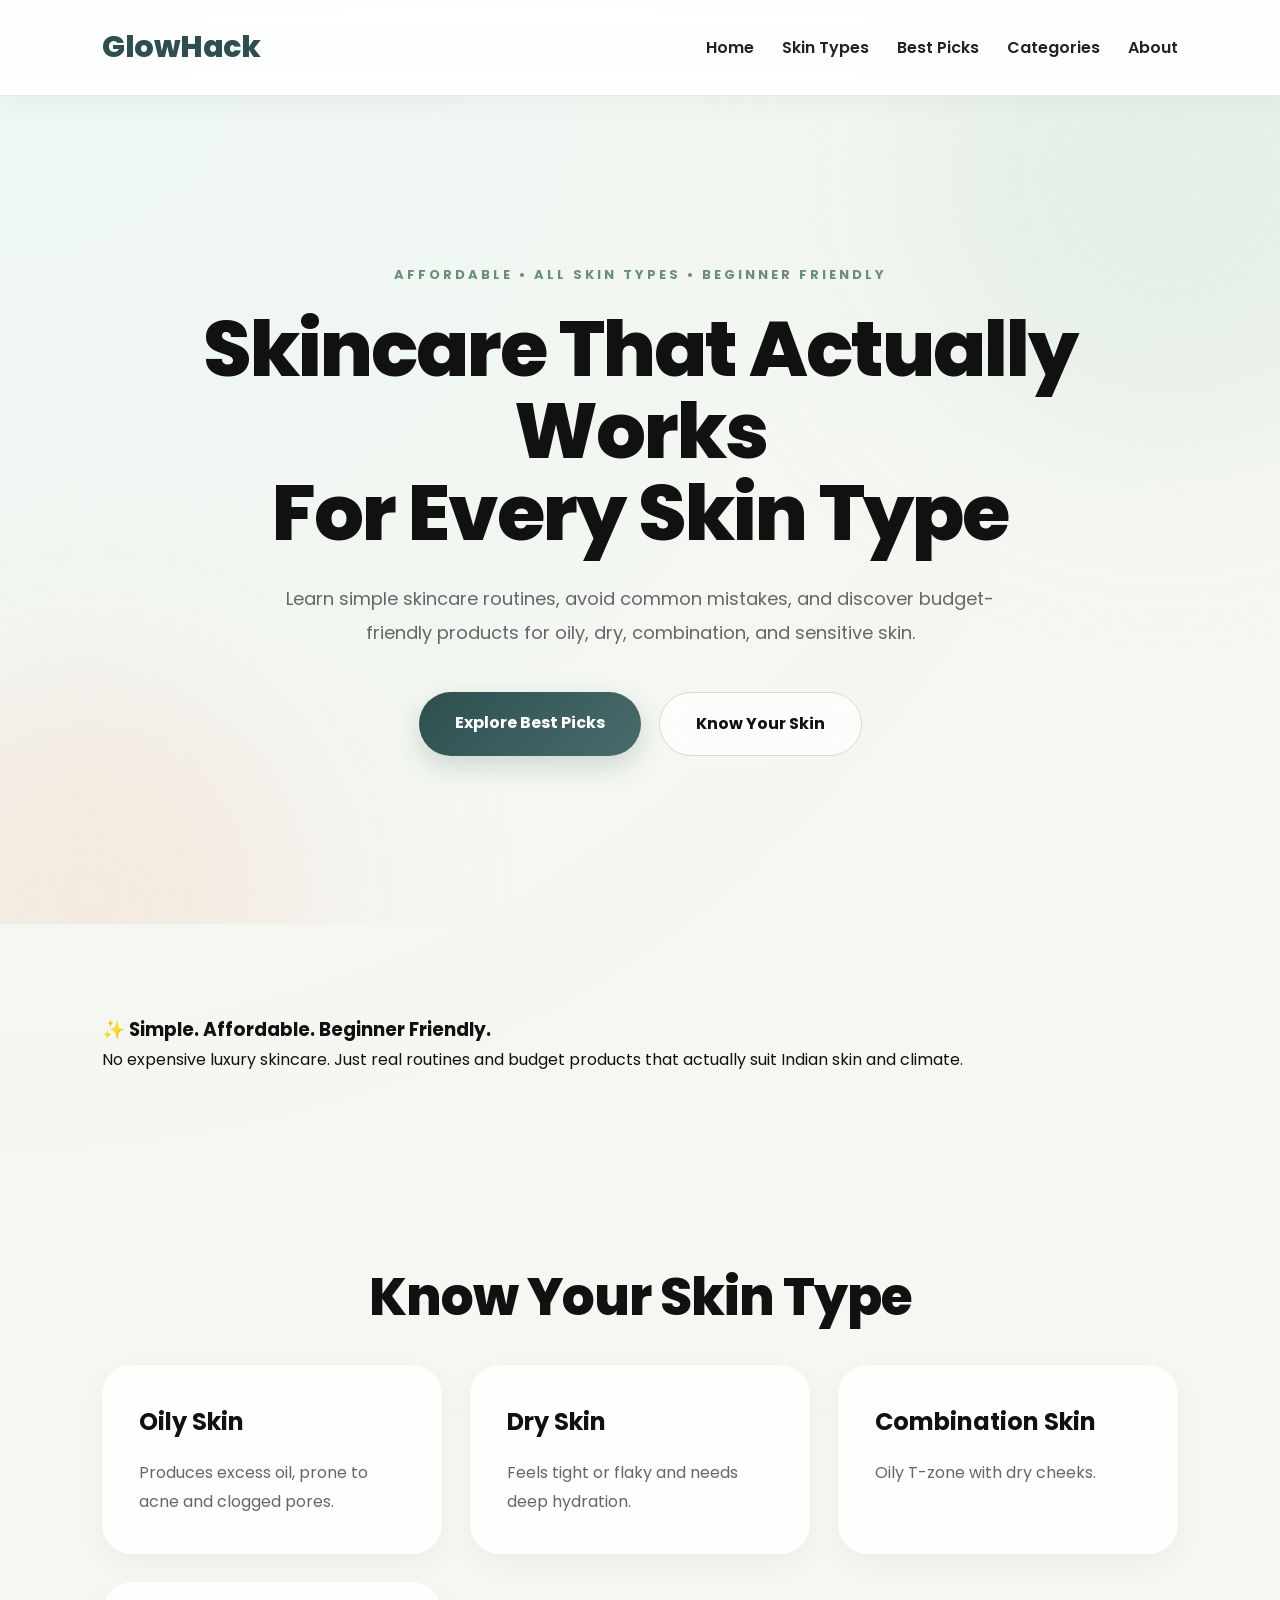
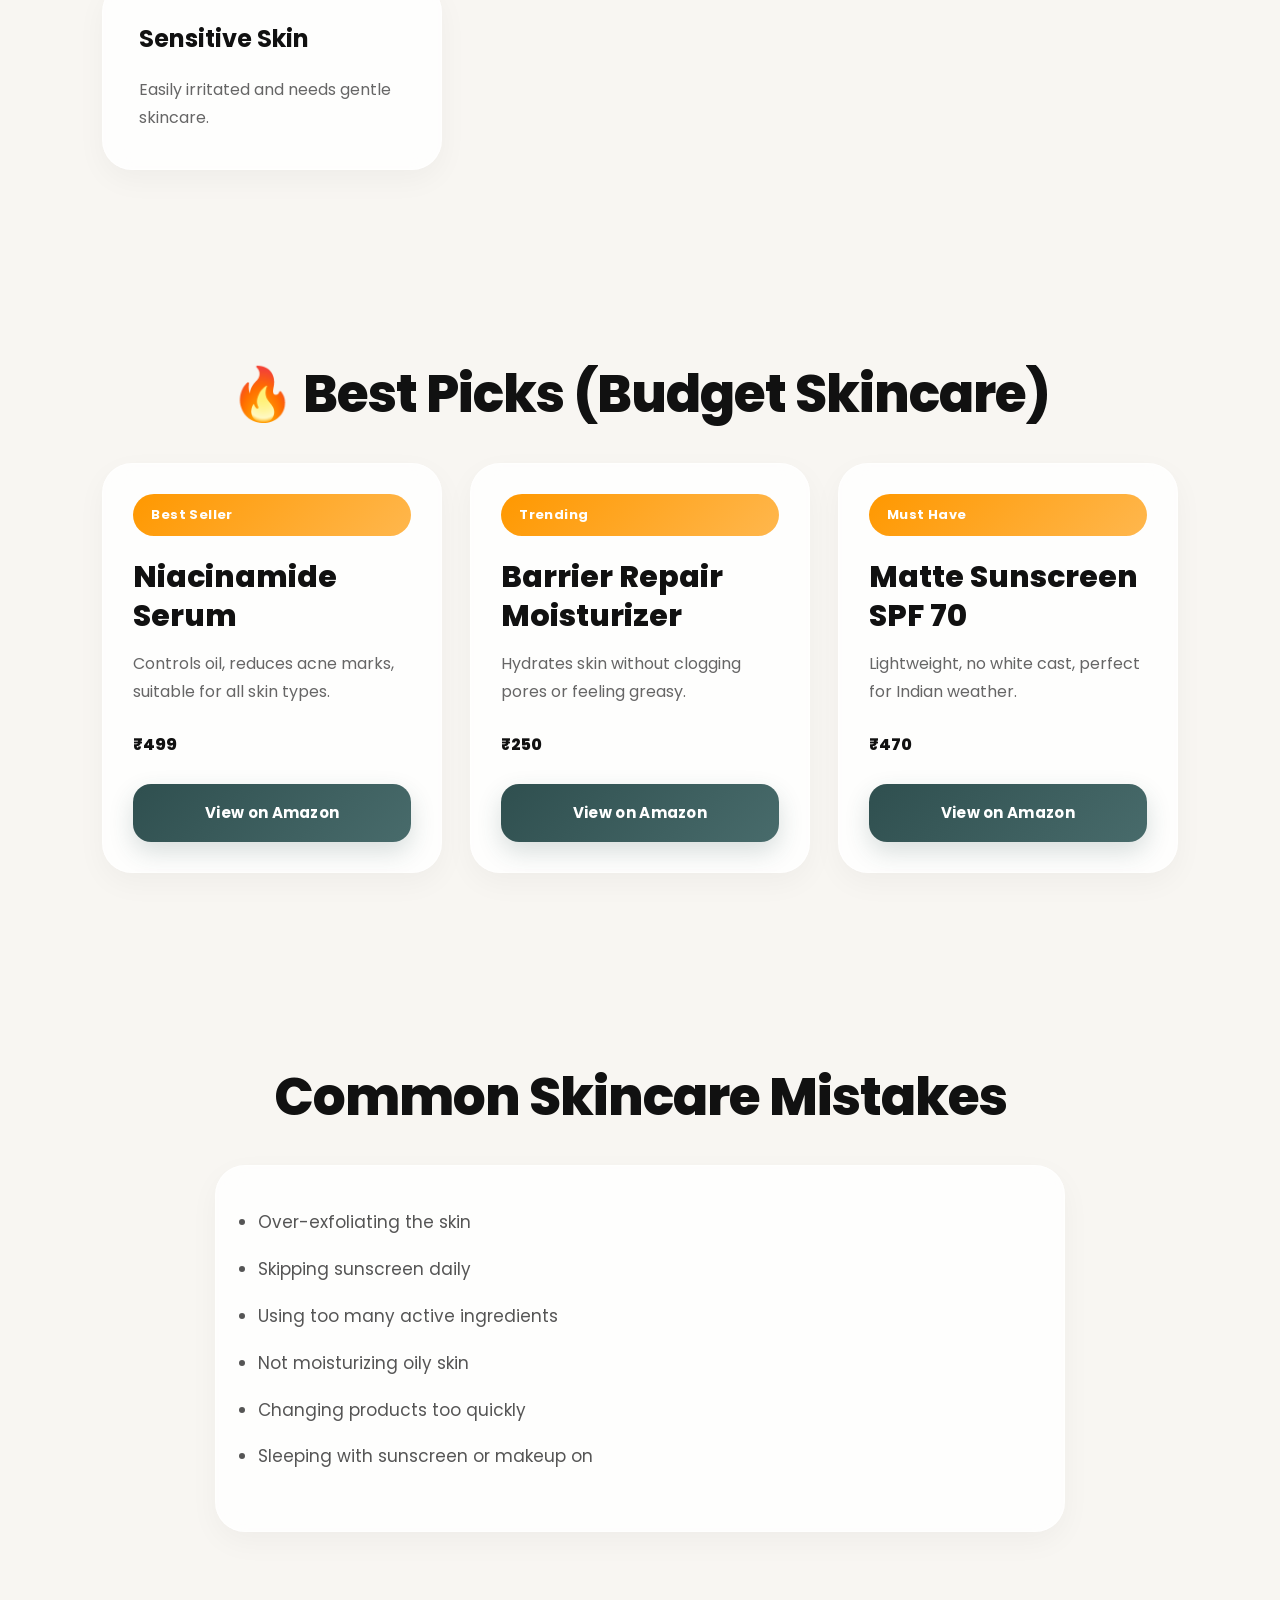
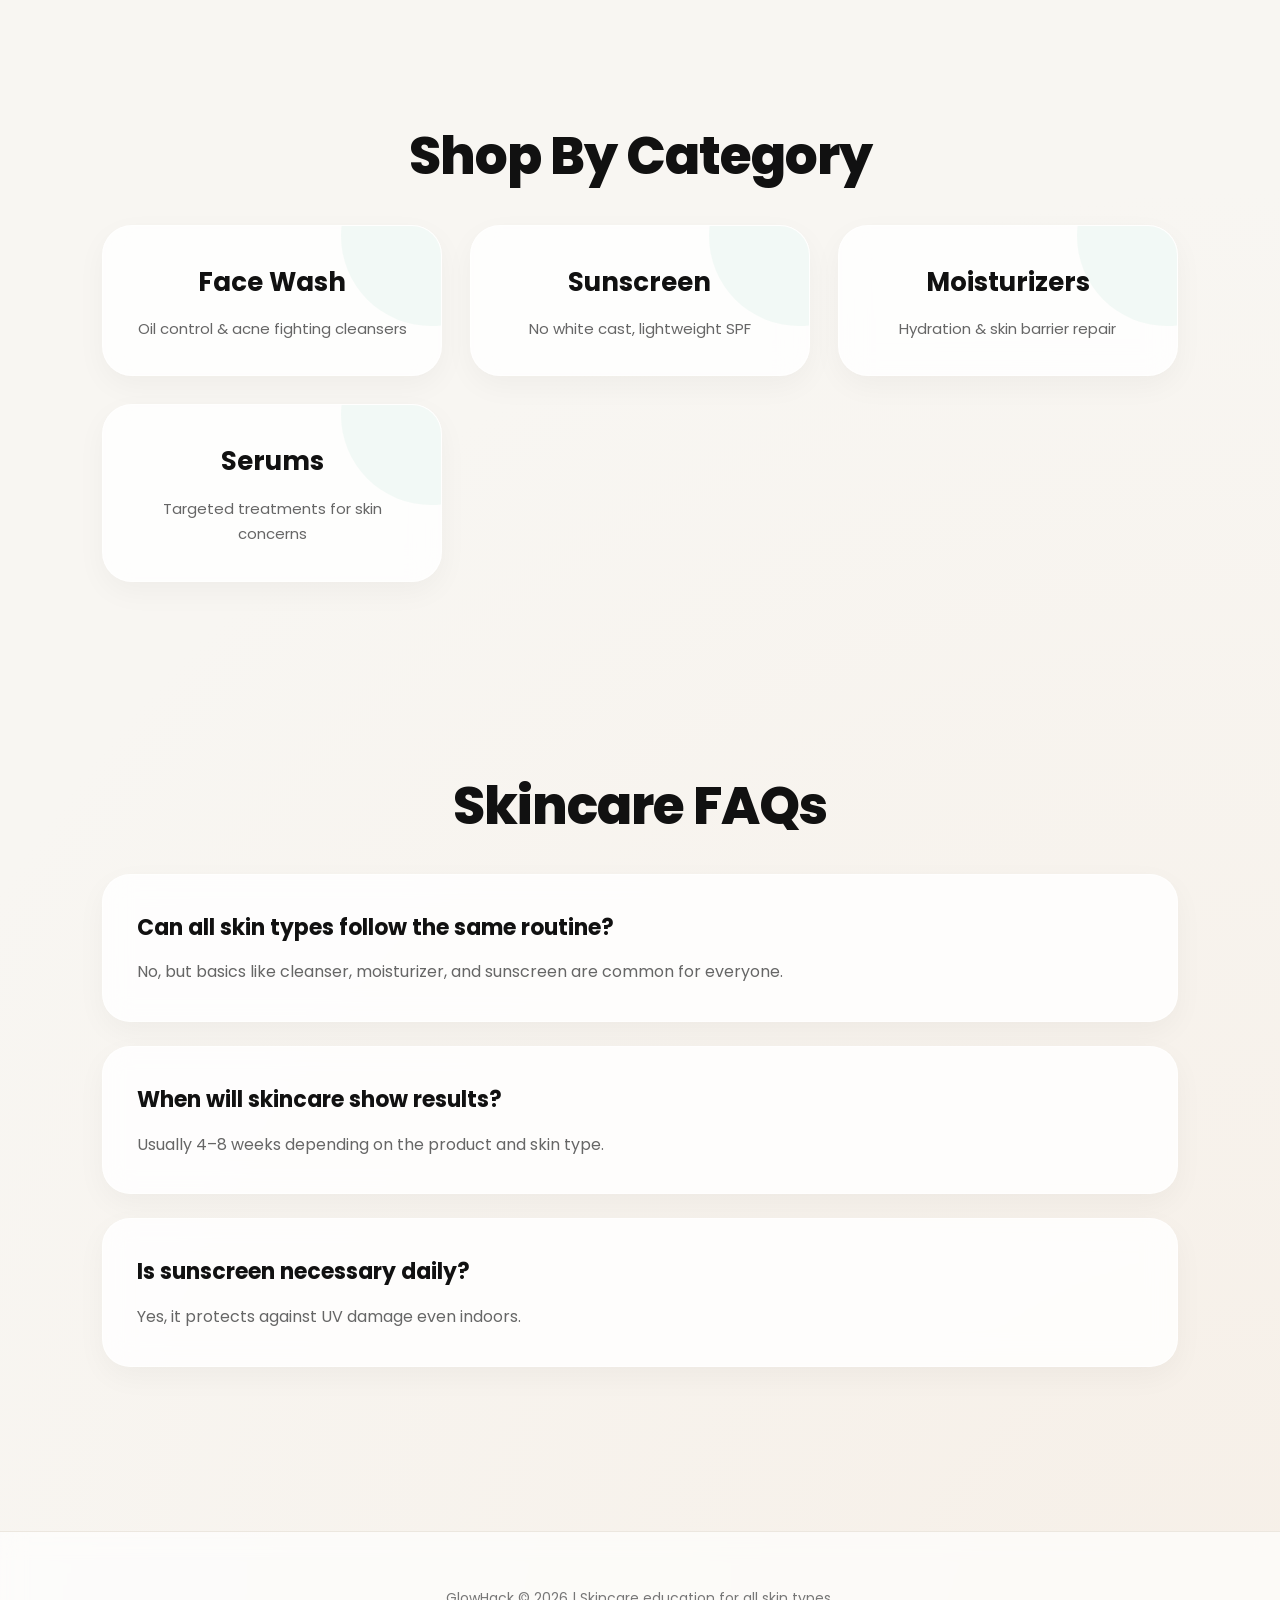
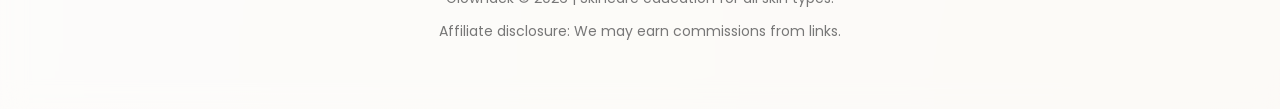
<file: index.html>
<!DOCTYPE html>
<html lang="en">

<head>
  <meta charset="UTF-8" />
  <meta name="viewport" content="width=device-width, initial-scale=1.0" />

  <title>Affordable Skincare for All Skin Types | GlowHack</title>

  <meta name="description"
    content="Affordable skincare for all skin types - oily, dry, combination & sensitive skin. Learn routines, mistakes to avoid, and budget-friendly product recommendations for Indian skin.">

  <link rel="stylesheet" href="style.css">

  <link rel="preconnect" href="https://fonts.googleapis.com">
  <link rel="preconnect" href="https://fonts.gstatic.com" crossorigin>

  <link href="https://fonts.googleapis.com/css2?family=Poppins:wght@300;400;500;600;700&display=swap"
    rel="stylesheet">
</head>

<body>

  <!-- NAVBAR -->
  <header>
    <nav class="navbar">
      <h1 class="logo">GlowHack</h1>

      <div class="nav-links">
        <a href="index.html">Home</a>
        <a href="#skin-types">Skin Types</a>
        <a href="#best-picks">Best Picks</a>
        <a href="#categories">Categories</a>
        <a href="about.html">About</a>
      </div>
    </nav>
  </header>

  <!-- HERO -->
  <section class="hero">
    <div class="hero-content">

      <p class="mini-text">AFFORDABLE • ALL SKIN TYPES • BEGINNER FRIENDLY</p>

      <h1>Skincare That Actually Works<br>For Every Skin Type</h1>

      <p class="hero-description">
        Learn simple skincare routines, avoid common mistakes,
        and discover budget-friendly products for oily, dry, combination, and sensitive skin.
      </p>

      <div class="hero-buttons">
        <a href="#best-picks" class="hero-btn">Explore Best Picks</a>
        <a href="#skin-types" class="secondary-btn">Know Your Skin</a>
      </div>

    </div>
  </section>

  <!-- TRUST -->
  <section class="trust-section">
    <div class="trust-box">
      <h3>✨ Simple. Affordable. Beginner Friendly.</h3>
      <p>
        No expensive luxury skincare. Just real routines and budget products
        that actually suit Indian skin and climate.
      </p>
    </div>
  </section>

  <!-- SKIN TYPES -->
  <section class="skin-types" id="skin-types">
    <h2>Know Your Skin Type</h2>

    <div class="skin-grid">

      <div class="skin-card">
        <h3>Oily Skin</h3>
        <p>Produces excess oil, prone to acne and clogged pores.</p>
      </div>

      <div class="skin-card">
        <h3>Dry Skin</h3>
        <p>Feels tight or flaky and needs deep hydration.</p>
      </div>

      <div class="skin-card">
        <h3>Combination Skin</h3>
        <p>Oily T-zone with dry cheeks.</p>
      </div>

      <div class="skin-card">
        <h3>Sensitive Skin</h3>
        <p>Easily irritated and needs gentle skincare.</p>
      </div>

    </div>
  </section>

  <!-- BEST PICKS (MONEY SECTION) -->
  <section class="best-picks" id="best-picks">

    <h2>🔥 Best Picks (Budget Skincare)</h2>

    <div class="product-grid">

      <div class="product-card">
        <span class="badge">Best Seller</span>
        <h3>Niacinamide Serum</h3>
        <p>Controls oil, reduces acne marks, suitable for all skin types.</p>
        <p class="price">₹499</p>
        <a href="https://amzn.to/4fCV4hS" class="buy-btn" target="_blank">View on Amazon</a>
      </div>

      <div class="product-card">
        <span class="badge">Trending</span>
        <h3>Barrier Repair Moisturizer</h3>
        <p>Hydrates skin without clogging pores or feeling greasy.</p>
        <p class="price">₹250</p>
        <a href="https://amzn.to/4nBmJSo" class="buy-btn" target="_blank">View on Amazon</a>
      </div>

      <div class="product-card">
        <span class="badge">Must Have</span>
        <h3>Matte Sunscreen SPF 70</h3>
        <p>Lightweight, no white cast, perfect for Indian weather.</p>
        <p class="price">₹470</p>
        <a href="https://amzn.to/4tNO1Xl" class="buy-btn" target="_blank">View on Amazon</a>
      </div>

    </div>
  </section>

  <!-- COMMON MISTAKES -->
  <section class="mistakes">
    <h2>Common Skincare Mistakes</h2>
    <ul>
      <li>Over-exfoliating the skin</li>
      <li>Skipping sunscreen daily</li>
      <li>Using too many active ingredients</li>
      <li>Not moisturizing oily skin</li>
      <li>Changing products too quickly</li>
      <li>Sleeping with sunscreen or makeup on</li>
    </ul>
  </section>

  <!-- CATEGORIES -->
  <section class="categories" id="categories">

    <h2>Shop By Category</h2>

    <div class="categories-grid">

      <div class="category-card">
        <h3><a href="facewash.html">Face Wash</a></h3>
        <p>Oil control & acne fighting cleansers</p>
      </div>

      <div class="category-card">
        <h3><a href="sunscreen.html">Sunscreen</a></h3>
        <p>No white cast, lightweight SPF</p>
      </div>

      <div class="category-card">
        <h3><a href="moisturizer.html">Moisturizers</a></h3>
        <p>Hydration & skin barrier repair</p>
      </div>

      <div class="category-card">
        <h3><a href="serum.html">Serums</a></h3>
        <p>Targeted treatments for skin concerns</p>
      </div>

    </div>

  </section>

  <!-- FAQ -->
  <section class="faq">
    <h2>Skincare FAQs</h2>

    <div class="faq-box">
      <h3>Can all skin types follow the same routine?</h3>
      <p>No, but basics like cleanser, moisturizer, and sunscreen are common for everyone.</p>
    </div>

    <div class="faq-box">
      <h3>When will skincare show results?</h3>
      <p>Usually 4–8 weeks depending on the product and skin type.</p>
    </div>

    <div class="faq-box">
      <h3>Is sunscreen necessary daily?</h3>
      <p>Yes, it protects against UV damage even indoors.</p>
    </div>

  </section>

  <!-- FOOTER -->
  <footer>
    <p>GlowHack © 2026 | Skincare education for all skin types.</p>
    <p>Affiliate disclosure: We may earn commissions from links.</p>
  </footer>

  <script src="script.js"></script>

</body>
</html>
</file>
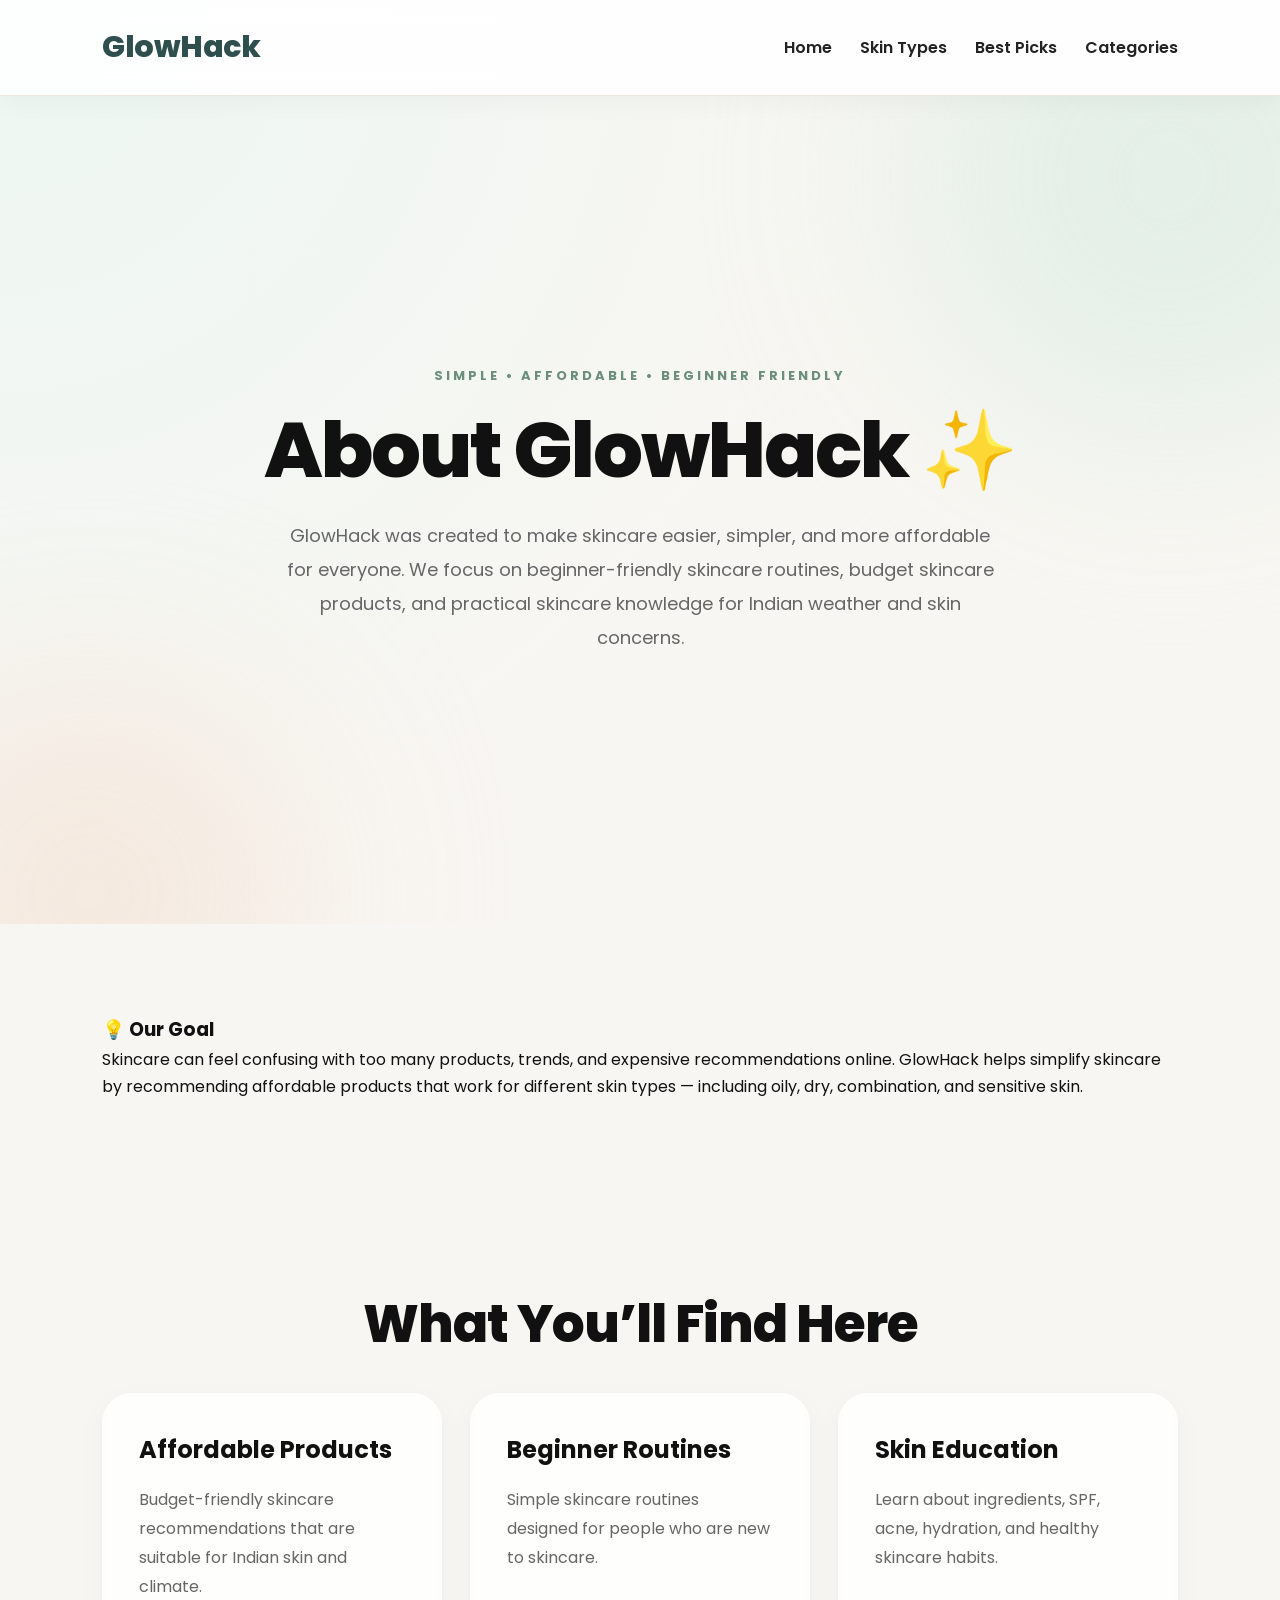
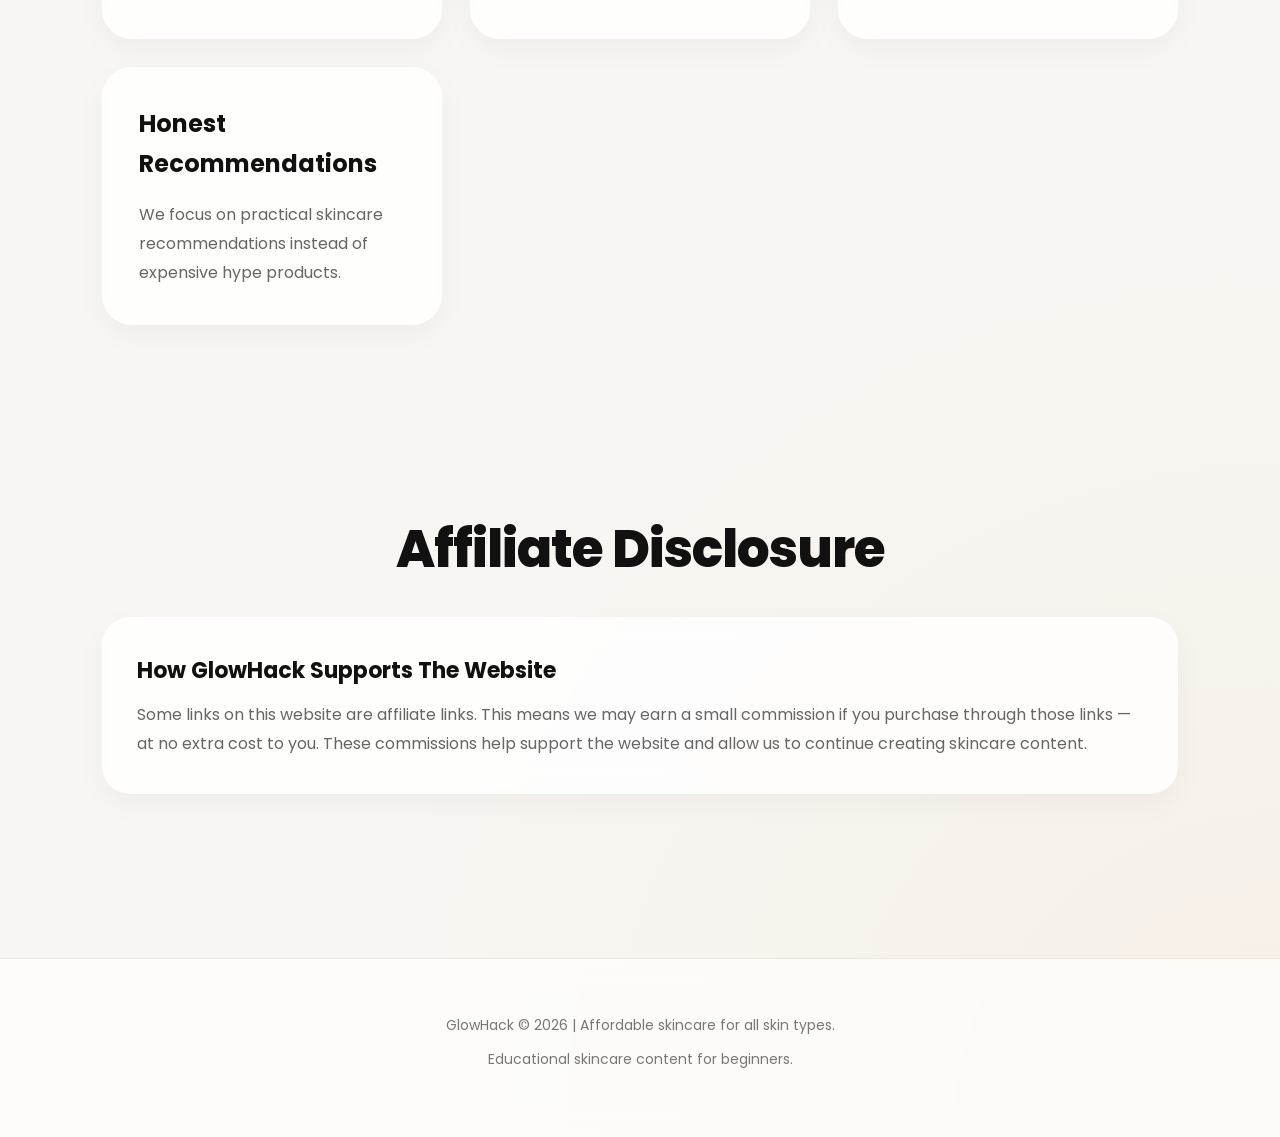
<file: about.html>
<!DOCTYPE html>
<html lang="en">

<head>

  <meta charset="UTF-8">

  <meta name="viewport" content="width=device-width, initial-scale=1.0">

  <title>About GlowHack | Affordable Skincare for All Skin Types</title>

  <meta name="description"
    content="Learn more about GlowHack and our mission to simplify affordable skincare for oily, dry, combination and sensitive skin.">

  <link rel="stylesheet" href="style.css">

</head>

<body>

  <!-- NAVBAR -->
  <header>

    <nav class="navbar">

      <h1 class="logo">GlowHack</h1>

      <div class="nav-links">

        <a href="index.html">Home</a>

        <a href="index.html#skin-types">Skin Types</a>

        <a href="index.html#best-picks">Best Picks</a>

        <a href="index.html#categories">Categories</a>

      </div>

    </nav>

  </header>

  <!-- ABOUT HERO -->
  <section class="hero">

    <div class="hero-content">

      <p class="mini-text">
        SIMPLE • AFFORDABLE • BEGINNER FRIENDLY
      </p>

      <h1>
        About GlowHack ✨
      </h1>

      <p class="hero-description">

        GlowHack was created to make skincare easier, simpler,
        and more affordable for everyone.

        We focus on beginner-friendly skincare routines,
        budget skincare products, and practical skincare knowledge
        for Indian weather and skin concerns.

      </p>

    </div>

  </section>

  <!-- MISSION -->
  <section class="trust-section">

    <div class="trust-box">

      <h3>💡 Our Goal</h3>

      <p>

        Skincare can feel confusing with too many products,
        trends, and expensive recommendations online.

        GlowHack helps simplify skincare by recommending
        affordable products that work for different skin types —
        including oily, dry, combination, and sensitive skin.

      </p>

    </div>

  </section>

  <!-- WHAT WE SHARE -->
  <section class="skin-types">

    <h2>What You’ll Find Here</h2>

    <div class="skin-grid">

      <div class="skin-card">

        <h3>Affordable Products</h3>

        <p>
          Budget-friendly skincare recommendations
          that are suitable for Indian skin and climate.
        </p>

      </div>

      <div class="skin-card">

        <h3>Beginner Routines</h3>

        <p>
          Simple skincare routines designed for people
          who are new to skincare.
        </p>

      </div>

      <div class="skin-card">

        <h3>Skin Education</h3>

        <p>
          Learn about ingredients, SPF,
          acne, hydration, and healthy skincare habits.
        </p>

      </div>

      <div class="skin-card">

        <h3>Honest Recommendations</h3>

        <p>
          We focus on practical skincare recommendations
          instead of expensive hype products.
        </p>

      </div>

    </div>

  </section>

  <!-- AFFILIATE DISCLOSURE -->
  <section class="faq">

    <h2>Affiliate Disclosure</h2>

    <div class="faq-box">

      <h3>How GlowHack Supports The Website</h3>

      <p>

        Some links on this website are affiliate links.
        This means we may earn a small commission if you purchase
        through those links — at no extra cost to you.

        These commissions help support the website
        and allow us to continue creating skincare content.

      </p>

    </div>

  </section>

  <!-- FOOTER -->
  <footer>

    <p>
      GlowHack © 2026 | Affordable skincare for all skin types.
    </p>

    <p>
      Educational skincare content for beginners.
    </p>

  </footer>

</body>

</html>
</file>
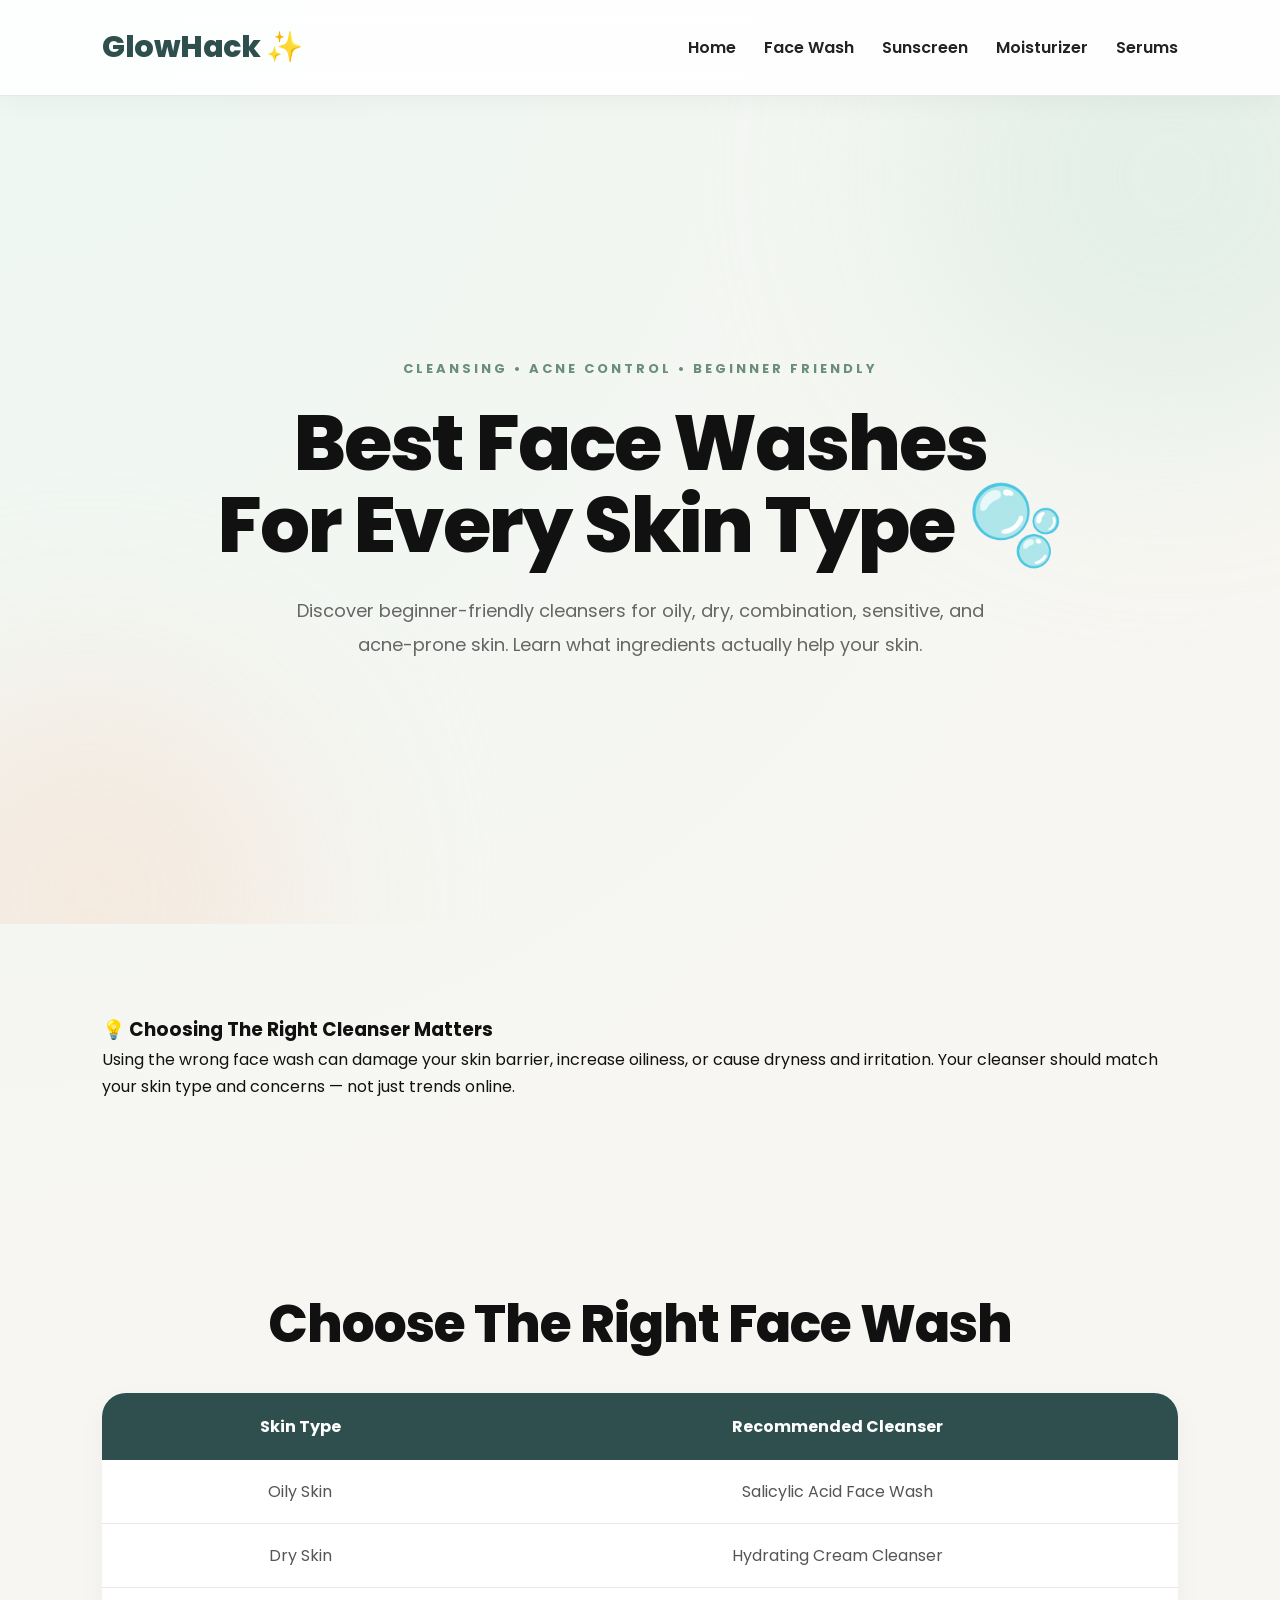
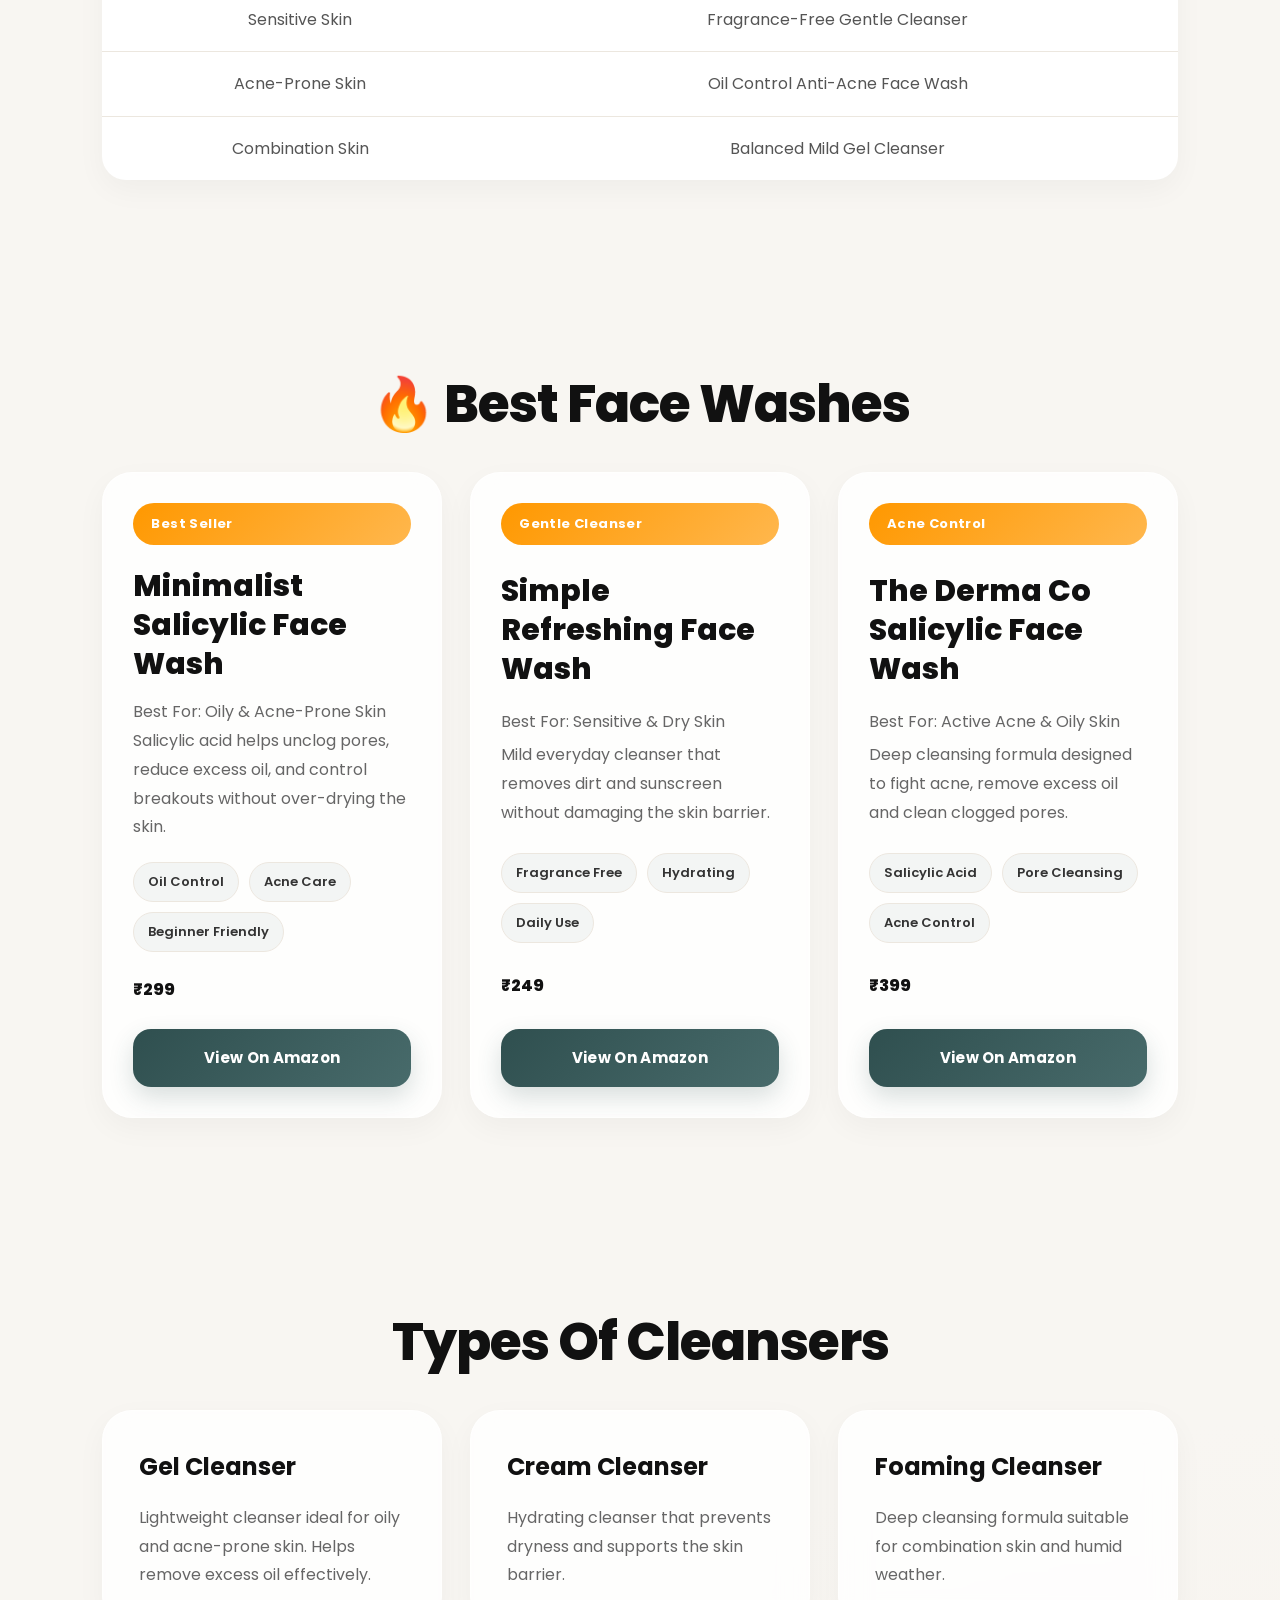
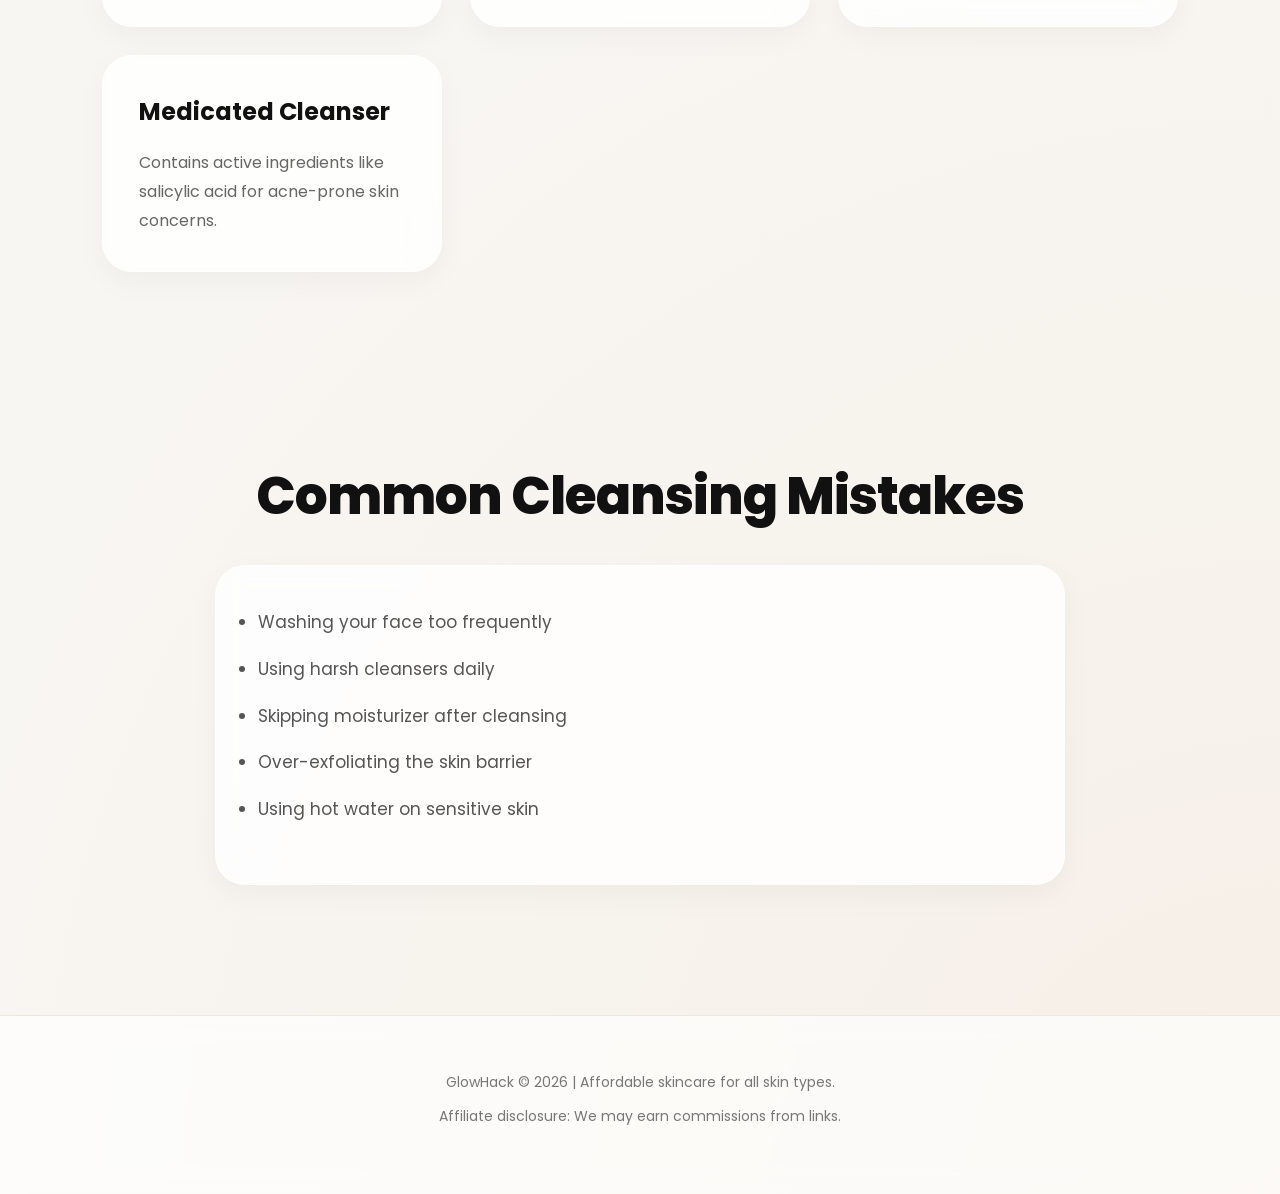
<file: facewash.html>
<!DOCTYPE html>
<html lang="en">

<head>

  <meta charset="UTF-8">

  <meta name="viewport" content="width=device-width, initial-scale=1.0">

  <title>Best Face Washes for Oily, Dry & Acne Prone Skin | GlowHack</title>

  <meta name="description"
    content="Discover the best affordable face washes for oily, dry, sensitive and acne-prone skin. Beginner-friendly skincare recommendations for Indian skin.">

  <link rel="stylesheet" href="style.css">

</head>

<body>

  <!-- NAVBAR -->
  <header>

    <nav class="navbar">

      <h1 class="logo">GlowHack ✨</h1>

      <div class="nav-links">

        <a href="index.html">Home</a>

        <a href="facewash.html">Face Wash</a>

        <a href="sunscreen.html">Sunscreen</a>

        <a href="moisturizer.html">Moisturizer</a>

        <a href="serum.html">Serums</a>

      </div>

    </nav>

  </header>

  <!-- HERO -->
  <section class="hero">

    <div class="hero-content">

      <p class="mini-text">
        CLEANSING • ACNE CONTROL • BEGINNER FRIENDLY
      </p>

      <h1>
        Best Face Washes <br>
        For Every Skin Type 🫧
      </h1>

      <p class="hero-description">

        Discover beginner-friendly cleansers for oily,
        dry, combination, sensitive, and acne-prone skin.
        Learn what ingredients actually help your skin.

      </p>

    </div>

  </section>

  <!-- GUIDE -->
  <section class="trust-section">

    <div class="trust-box">

      <h3>💡 Choosing The Right Cleanser Matters</h3>

      <p>

        Using the wrong face wash can damage your skin barrier,
        increase oiliness, or cause dryness and irritation.

        Your cleanser should match your skin type and concerns —
        not just trends online.

      </p>

    </div>

  </section>

  <!-- TABLE -->
  <section class="spf-guide">

    <h2>Choose The Right Face Wash</h2>

    <table>

      <tr>
        <th>Skin Type</th>
        <th>Recommended Cleanser</th>
      </tr>

      <tr>
        <td>Oily Skin</td>
        <td>Salicylic Acid Face Wash</td>
      </tr>

      <tr>
        <td>Dry Skin</td>
        <td>Hydrating Cream Cleanser</td>
      </tr>

      <tr>
        <td>Sensitive Skin</td>
        <td>Fragrance-Free Gentle Cleanser</td>
      </tr>

      <tr>
        <td>Acne-Prone Skin</td>
        <td>Oil Control Anti-Acne Face Wash</td>
      </tr>

      <tr>
        <td>Combination Skin</td>
        <td>Balanced Mild Gel Cleanser</td>
      </tr>

    </table>

  </section>

  <!-- PRODUCTS -->
  <section class="featured-products">

    <h2>🔥 Best Face Washes</h2>

    <div class="product-grid">

      <!-- PRODUCT 1 -->
      <div class="product-card">

        <span class="badge">Best Seller</span>

        <h3>Minimalist Salicylic Face Wash</h3>

        <p class="skin-type">
          Best For: Oily & Acne-Prone Skin
        </p>

        <p>
          Salicylic acid helps unclog pores, reduce excess oil,
          and control breakouts without over-drying the skin.
        </p>

        <div class="product-features">
          <span>Oil Control</span>
          <span>Acne Care</span>
          <span>Beginner Friendly</span>
        </div>

        <p class="price">₹299</p>

        <a href="https://amzn.to/439czit"
          class="buy-btn"
          target="_blank">

          View On Amazon

        </a>

      </div>

      <!-- PRODUCT 2 -->
      <div class="product-card">

        <span class="badge">Gentle Cleanser</span>

        <h3>Simple Refreshing Face Wash</h3>

        <p class="skin-type">
          Best For: Sensitive & Dry Skin
        </p>

        <p>
          Mild everyday cleanser that removes dirt and sunscreen
          without damaging the skin barrier.
        </p>

        <div class="product-features">
          <span>Fragrance Free</span>
          <span>Hydrating</span>
          <span>Daily Use</span>
        </div>

        <p class="price">₹249</p>

        <a href="https://amzn.to/4wrAzLj"
          class="buy-btn"
          target="_blank">

          View On Amazon

        </a>

      </div>

      <!-- PRODUCT 3 -->
      <div class="product-card">

        <span class="badge">Acne Control</span>

        <h3>The Derma Co Salicylic Face Wash</h3>

        <p class="skin-type">
          Best For: Active Acne & Oily Skin
        </p>

        <p>
          Deep cleansing formula designed to fight acne,
          remove excess oil and clean clogged pores.
        </p>

        <div class="product-features">
          <span>Salicylic Acid</span>
          <span>Pore Cleansing</span>
          <span>Acne Control</span>
        </div>

        <p class="price">₹399</p>

        <a href="https://amzn.to/4wwMrvu"
          class="buy-btn"
          target="_blank">

          View On Amazon

        </a>

      </div>

    </div>

  </section>

  <!-- TYPES -->
  <section class="skin-types">

    <h2>Types Of Cleansers</h2>

    <div class="skin-grid">

      <div class="skin-card">

        <h3>Gel Cleanser</h3>

        <p>
          Lightweight cleanser ideal for oily and acne-prone skin.
          Helps remove excess oil effectively.
        </p>

      </div>

      <div class="skin-card">

        <h3>Cream Cleanser</h3>

        <p>
          Hydrating cleanser that prevents dryness
          and supports the skin barrier.
        </p>

      </div>

      <div class="skin-card">

        <h3>Foaming Cleanser</h3>

        <p>
          Deep cleansing formula suitable for combination skin
          and humid weather.
        </p>

      </div>

      <div class="skin-card">

        <h3>Medicated Cleanser</h3>

        <p>
          Contains active ingredients like salicylic acid
          for acne-prone skin concerns.
        </p>

      </div>

    </div>

  </section>

  <!-- MISTAKES -->
  <section class="mistakes">

    <h2>Common Cleansing Mistakes</h2>

    <ul>

      <li>Washing your face too frequently</li>

      <li>Using harsh cleansers daily</li>

      <li>Skipping moisturizer after cleansing</li>

      <li>Over-exfoliating the skin barrier</li>

      <li>Using hot water on sensitive skin</li>

    </ul>

  </section>

  <!-- FOOTER -->
  <footer>

    <p>
      GlowHack © 2026 | Affordable skincare for all skin types.
    </p>

    <p>
      Affiliate disclosure: We may earn commissions from links.
    </p>

  </footer>

</body>

</html>
</file>
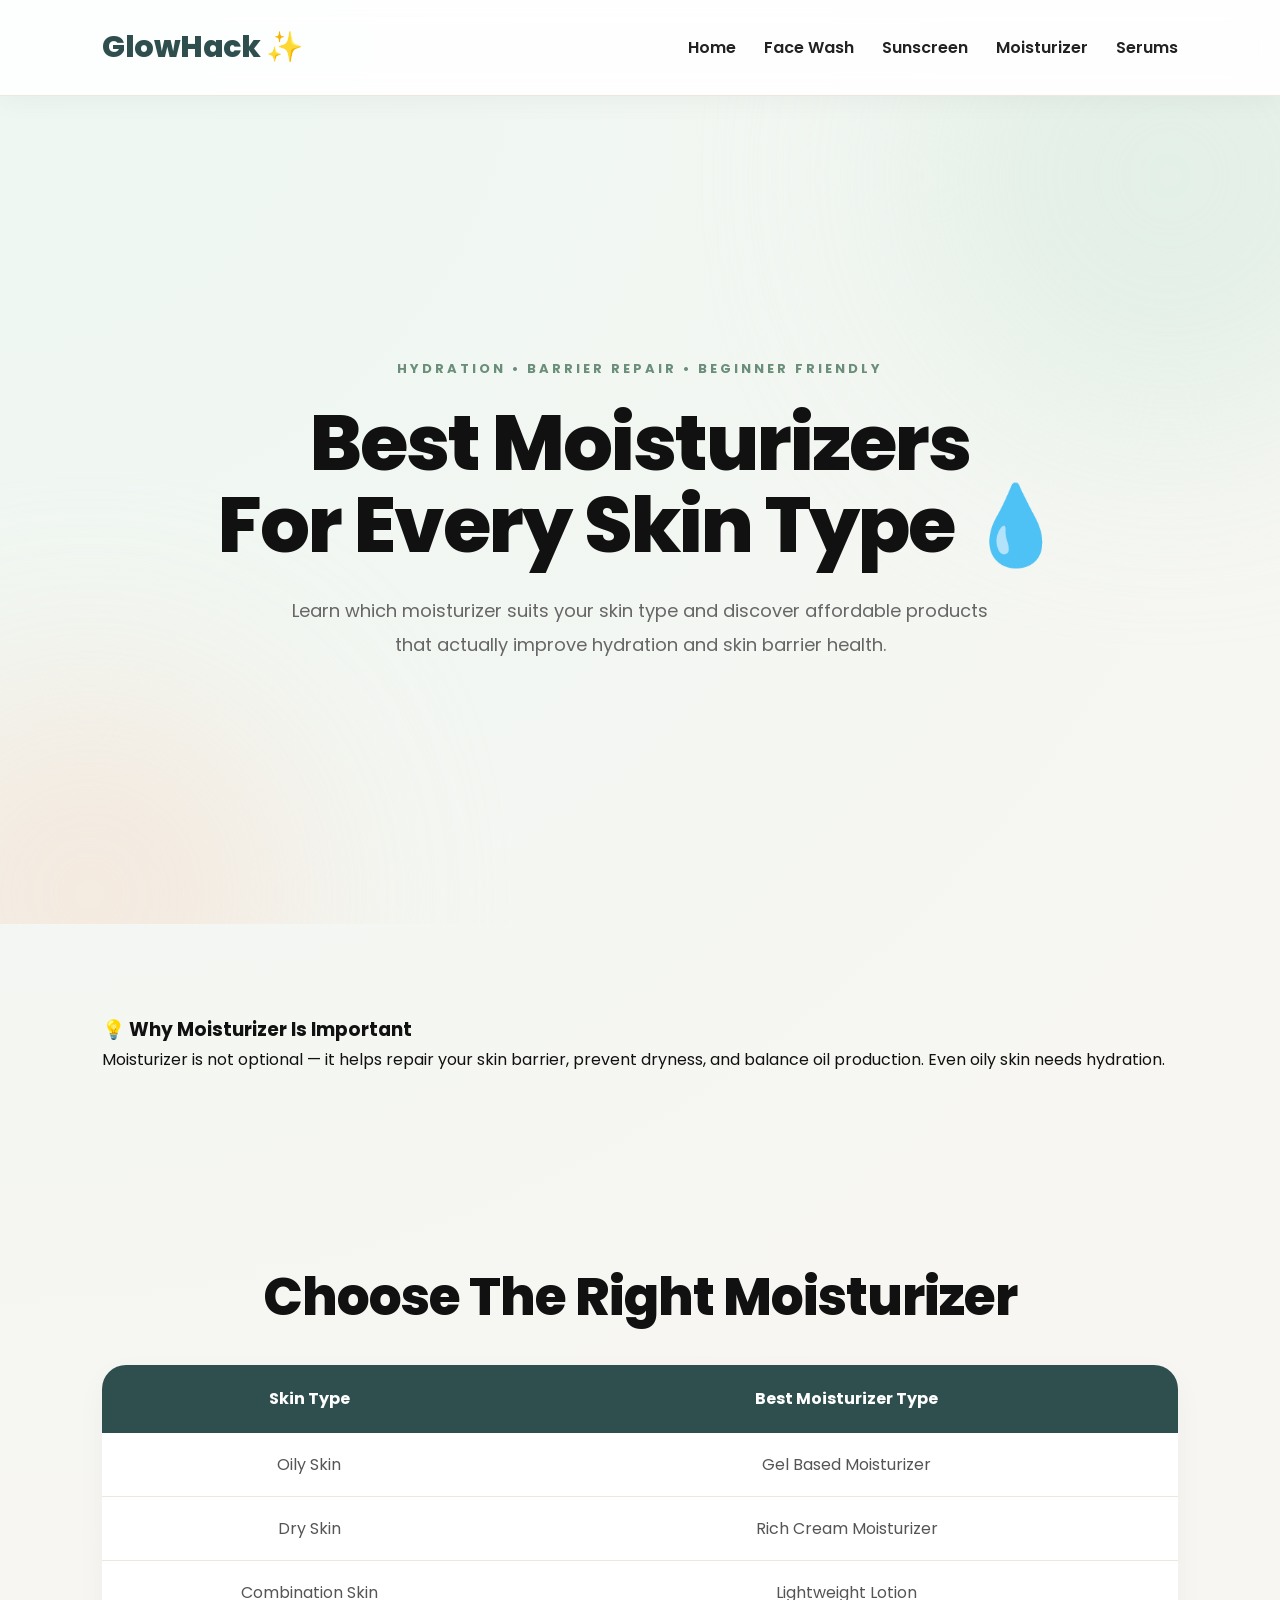
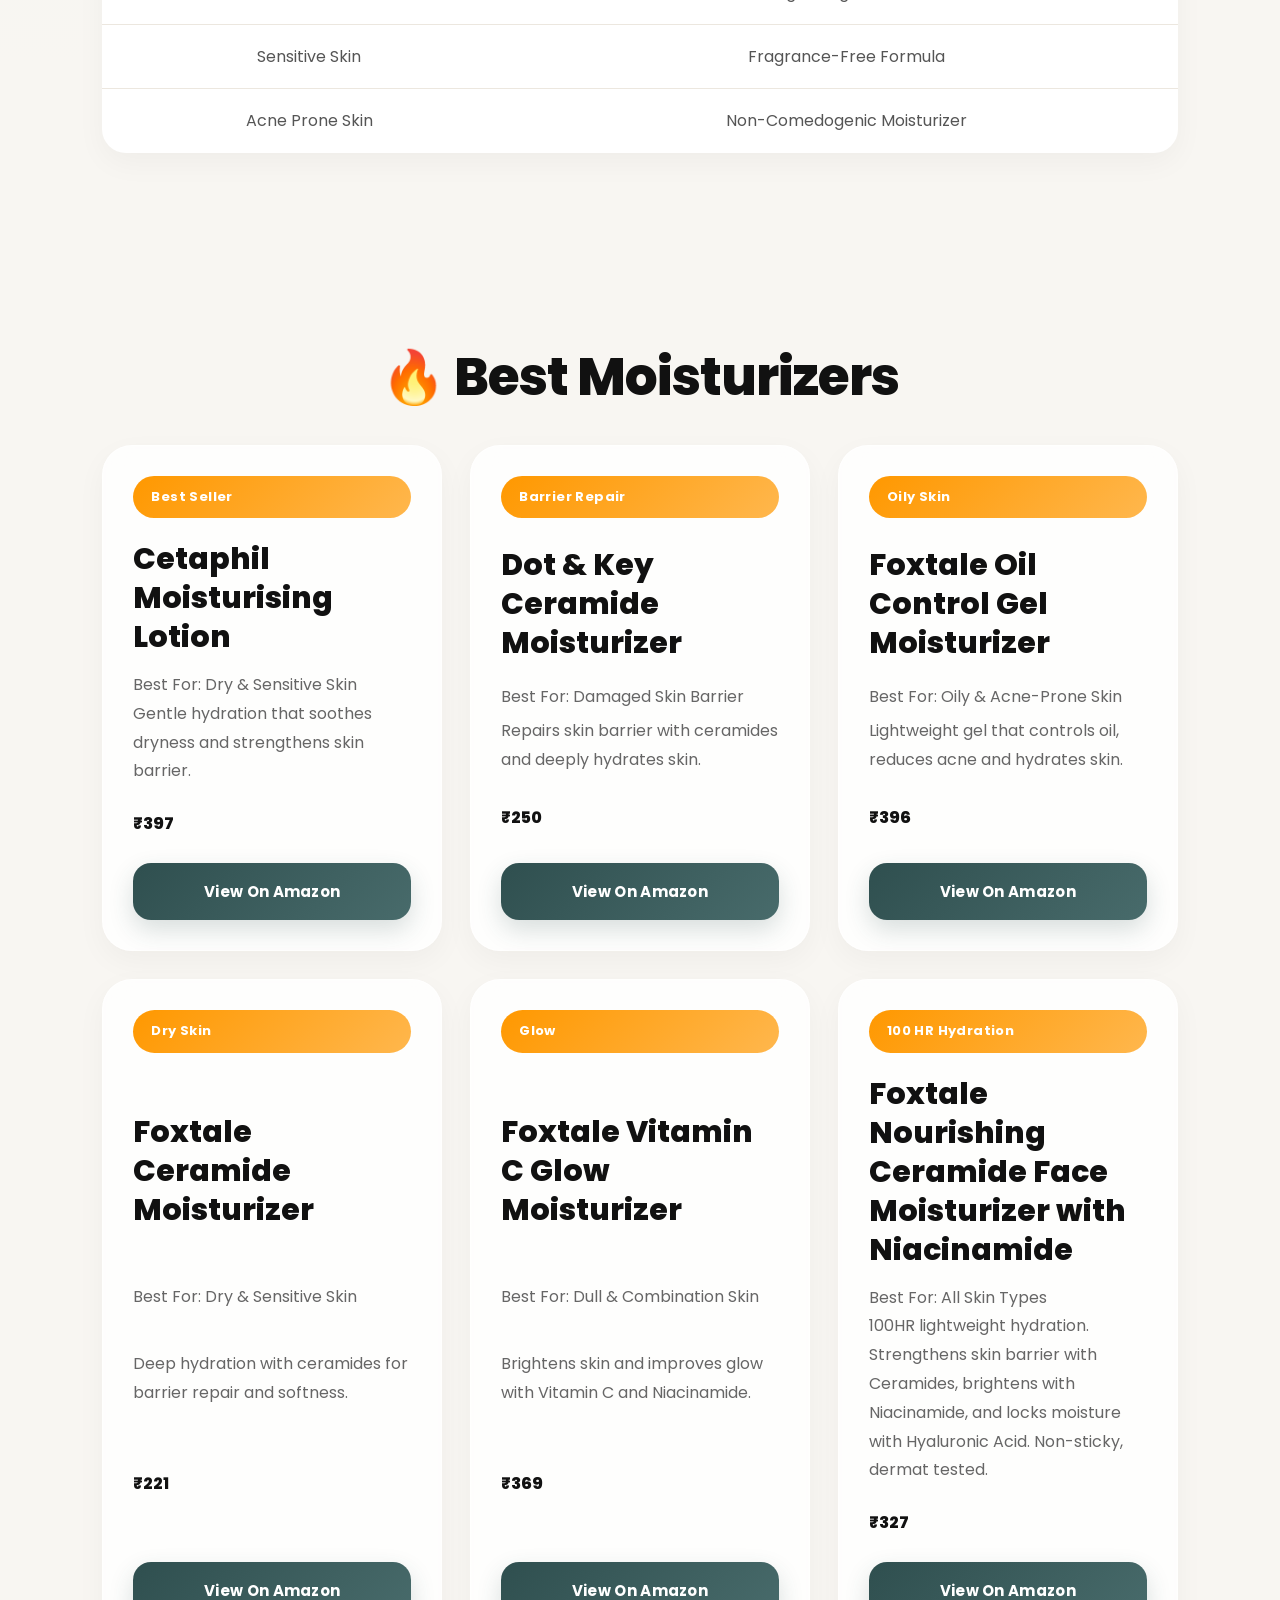
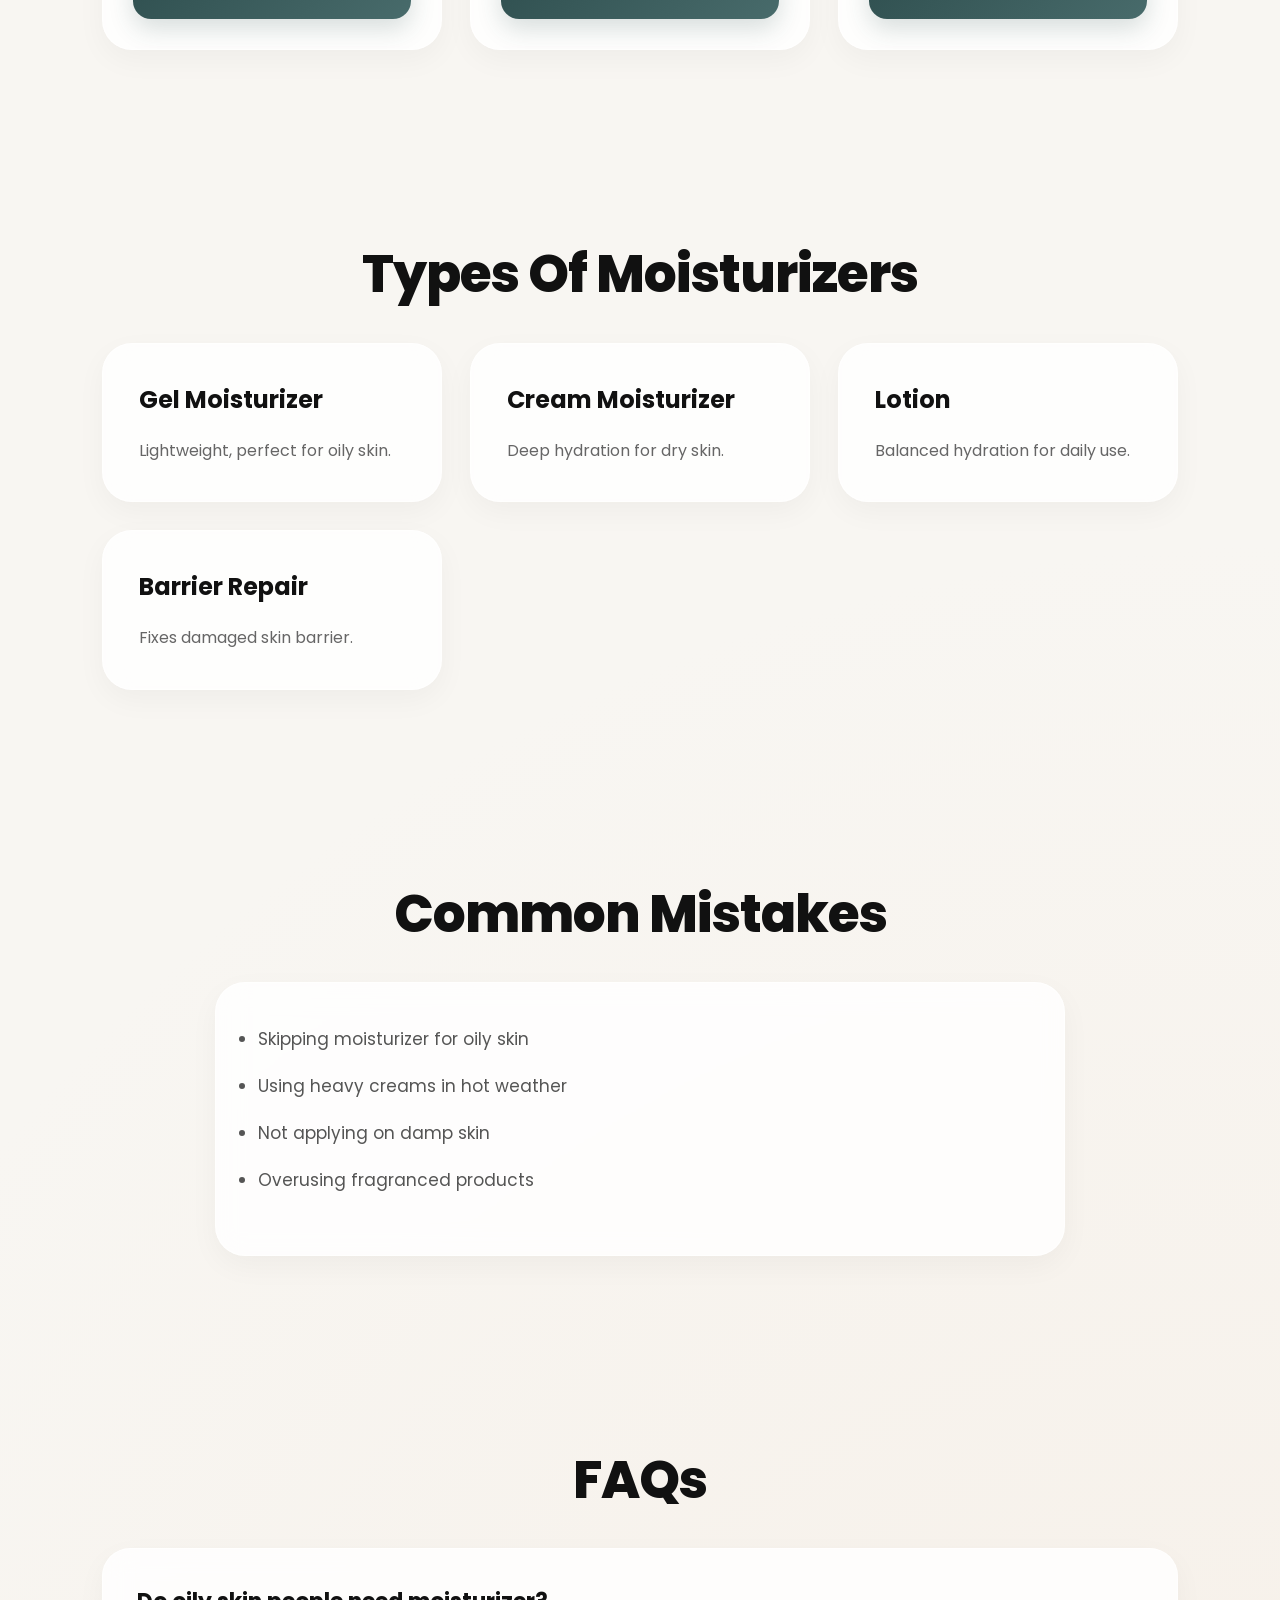
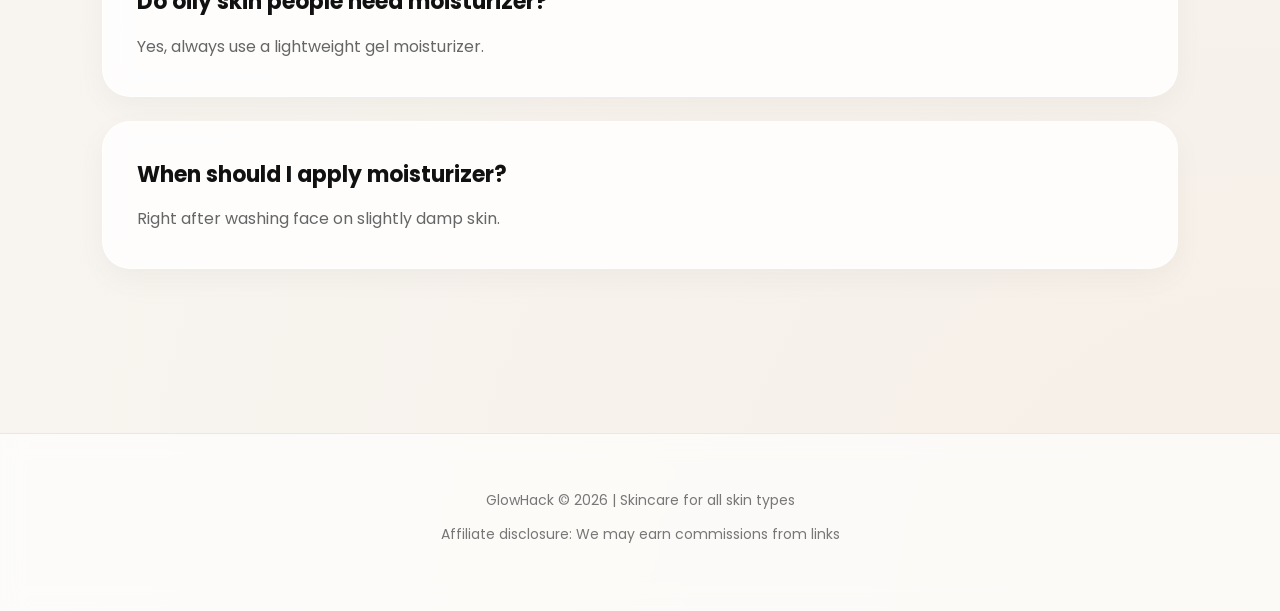
<file: moisturizer.html>
<!DOCTYPE html>
<html lang="en">

<head>

  <meta charset="UTF-8">

  <meta name="viewport" content="width=device-width, initial-scale=1.0">

  <title>Best Moisturizers for Oily, Dry & Acne Skin | GlowHack</title>

  <meta name="description"
    content="Discover the best affordable moisturizers for Indian skin. Learn which moisturizer suits oily, dry, sensitive and acne-prone skin types.">

  <link rel="stylesheet" href="style.css">

</head>

<body>

  <!-- NAVBAR -->
  <header>

    <nav class="navbar">

      <h1 class="logo">GlowHack ✨</h1>

      <div class="nav-links">

        <a href="index.html">Home</a>
        <a href="facewash.html">Face Wash</a>
        <a href="sunscreen.html">Sunscreen</a>
        <a href="moisturizer.html">Moisturizer</a>
        <a href="serum.html">Serums</a>

      </div>

    </nav>

  </header>

  <!-- HERO -->
  <section class="hero">

    <div class="hero-content">

      <p class="mini-text">
        HYDRATION • BARRIER REPAIR • BEGINNER FRIENDLY
      </p>

      <h1>
        Best Moisturizers <br>
        For Every Skin Type 💧
      </h1>

      <p class="hero-description">

        Learn which moisturizer suits your skin type
        and discover affordable products that actually
        improve hydration and skin barrier health.

      </p>

    </div>

  </section>

  <!-- TRUST -->
  <section class="trust-section">

    <div class="trust-box">

      <h3>💡 Why Moisturizer Is Important</h3>

      <p>

        Moisturizer is not optional — it helps repair your skin barrier,
        prevent dryness, and balance oil production.
        Even oily skin needs hydration.

      </p>

    </div>

  </section>

  <!-- GUIDE TABLE -->
  <section class="spf-guide">

    <h2>Choose The Right Moisturizer</h2>

    <table>

      <tr>
        <th>Skin Type</th>
        <th>Best Moisturizer Type</th>
      </tr>

      <tr>
        <td>Oily Skin</td>
        <td>Gel Based Moisturizer</td>
      </tr>

      <tr>
        <td>Dry Skin</td>
        <td>Rich Cream Moisturizer</td>
      </tr>

      <tr>
        <td>Combination Skin</td>
        <td>Lightweight Lotion</td>
      </tr>

      <tr>
        <td>Sensitive Skin</td>
        <td>Fragrance-Free Formula</td>
      </tr>

      <tr>
        <td>Acne Prone Skin</td>
        <td>Non-Comedogenic Moisturizer</td>
      </tr>

    </table>

  </section>

  <!-- PRODUCTS -->
  <section class="featured-products">

    <h2>🔥 Best Moisturizers</h2>

    <div class="product-grid">

      <!-- PRODUCT 1 -->
      <div class="product-card">

        <span class="badge">Best Seller</span>

        <h3>Cetaphil Moisturising Lotion</h3>

        <p class="skin-type">Best For: Dry & Sensitive Skin</p>

        <p>
          Gentle hydration that soothes dryness
          and strengthens skin barrier.
        </p>

        <p class="price">₹397</p>

        <a href="https://amzn.to/4wBRf2E"
          class="buy-btn"
          target="_blank">

          View On Amazon

        </a>

      </div>

      <!-- PRODUCT 2 -->
      <div class="product-card">

        <span class="badge">Barrier Repair</span>

        <h3>Dot & Key Ceramide Moisturizer</h3>

        <p class="skin-type">Best For: Damaged Skin Barrier</p>

        <p>
          Repairs skin barrier with ceramides
          and deeply hydrates skin.
        </p>

        <p class="price">₹250</p>

        <a href="https://amzn.to/4nBmJSo"
          class="buy-btn"
          target="_blank">

          View On Amazon

        </a>

      </div>

      <!-- PRODUCT 3 -->
      <div class="product-card">

        <span class="badge">Oily Skin</span>

        <h3>Foxtale Oil Control Gel Moisturizer</h3>

        <p class="skin-type">Best For: Oily & Acne-Prone Skin</p>

        <p>
          Lightweight gel that controls oil,
          reduces acne and hydrates skin.
        </p>

        <p class="price">₹396</p>

        <a href="https://amzn.to/3RhWBQA"
          class="buy-btn"
          target="_blank">

          View On Amazon

        </a>

      </div>

      <!-- PRODUCT 4 -->
      <div class="product-card">

        <span class="badge">Dry Skin</span>

        <h3>Foxtale Ceramide Moisturizer</h3>

        <p class="skin-type">Best For: Dry & Sensitive Skin</p>

        <p>
          Deep hydration with ceramides
          for barrier repair and softness.
        </p>

        <p class="price">₹221</p>

        <a href="https://amzn.to/4eU6Sfx"
          class="buy-btn"
          target="_blank">

          View On Amazon

        </a>

      </div>

      <!-- PRODUCT 5 -->
      <div class="product-card">

        <span class="badge">Glow</span>

        <h3>Foxtale Vitamin C Glow Moisturizer</h3>

        <p class="skin-type">Best For: Dull & Combination Skin</p>

        <p>
          Brightens skin and improves glow
          with Vitamin C and Niacinamide.
        </p>

        <p class="price">₹369</p>

        <a href="https://amzn.to/4dxftST"
          class="buy-btn"
          target="_blank">

          View On Amazon

        </a>

      </div>
            <!-- PRODUCT 5 -->
      <div class="product-card">

        <span class="badge">100 HR Hydration</span>

        <h3>Foxtale Nourishing Ceramide Face Moisturizer with Niacinamide</h3>

        <p class="skin-type">Best For: All Skin Types</p>

        <p>
           100HR lightweight hydration. Strengthens skin barrier with Ceramides, 
    brightens with Niacinamide, and locks moisture with Hyaluronic Acid. 
    Non-sticky, dermat tested.
        </p>

        <p class="price">₹327</p>

        <a href="https://amzn.to/4f4Jvjy"
          class="buy-btn"
          target="_blank">

          View On Amazon

        </a>

      </div>

    </div>

  </section>

  <!-- TYPES -->
  <section class="skin-types">

    <h2>Types Of Moisturizers</h2>

    <div class="skin-grid">

      <div class="skin-card">
        <h3>Gel Moisturizer</h3>
        <p>Lightweight, perfect for oily skin.</p>
      </div>

      <div class="skin-card">
        <h3>Cream Moisturizer</h3>
        <p>Deep hydration for dry skin.</p>
      </div>

      <div class="skin-card">
        <h3>Lotion</h3>
        <p>Balanced hydration for daily use.</p>
      </div>

      <div class="skin-card">
        <h3>Barrier Repair</h3>
        <p>Fixes damaged skin barrier.</p>
      </div>

    </div>

  </section>

  <!-- MISTAKES -->
  <section class="mistakes">

    <h2>Common Mistakes</h2>

    <ul>
      <li>Skipping moisturizer for oily skin</li>
      <li>Using heavy creams in hot weather</li>
      <li>Not applying on damp skin</li>
      <li>Overusing fragranced products</li>
    </ul>

  </section>

  <!-- FAQ -->
  <section class="faq">

    <h2>FAQs</h2>

    <div class="faq-box">
      <h3>Do oily skin people need moisturizer?</h3>
      <p>Yes, always use a lightweight gel moisturizer.</p>
    </div>

    <div class="faq-box">
      <h3>When should I apply moisturizer?</h3>
      <p>Right after washing face on slightly damp skin.</p>
    </div>

  </section>

  <!-- FOOTER -->
  <footer>

    <p>GlowHack © 2026 | Skincare for all skin types</p>
    <p>Affiliate disclosure: We may earn commissions from links</p>

  </footer>

</body>

</html>
</file>
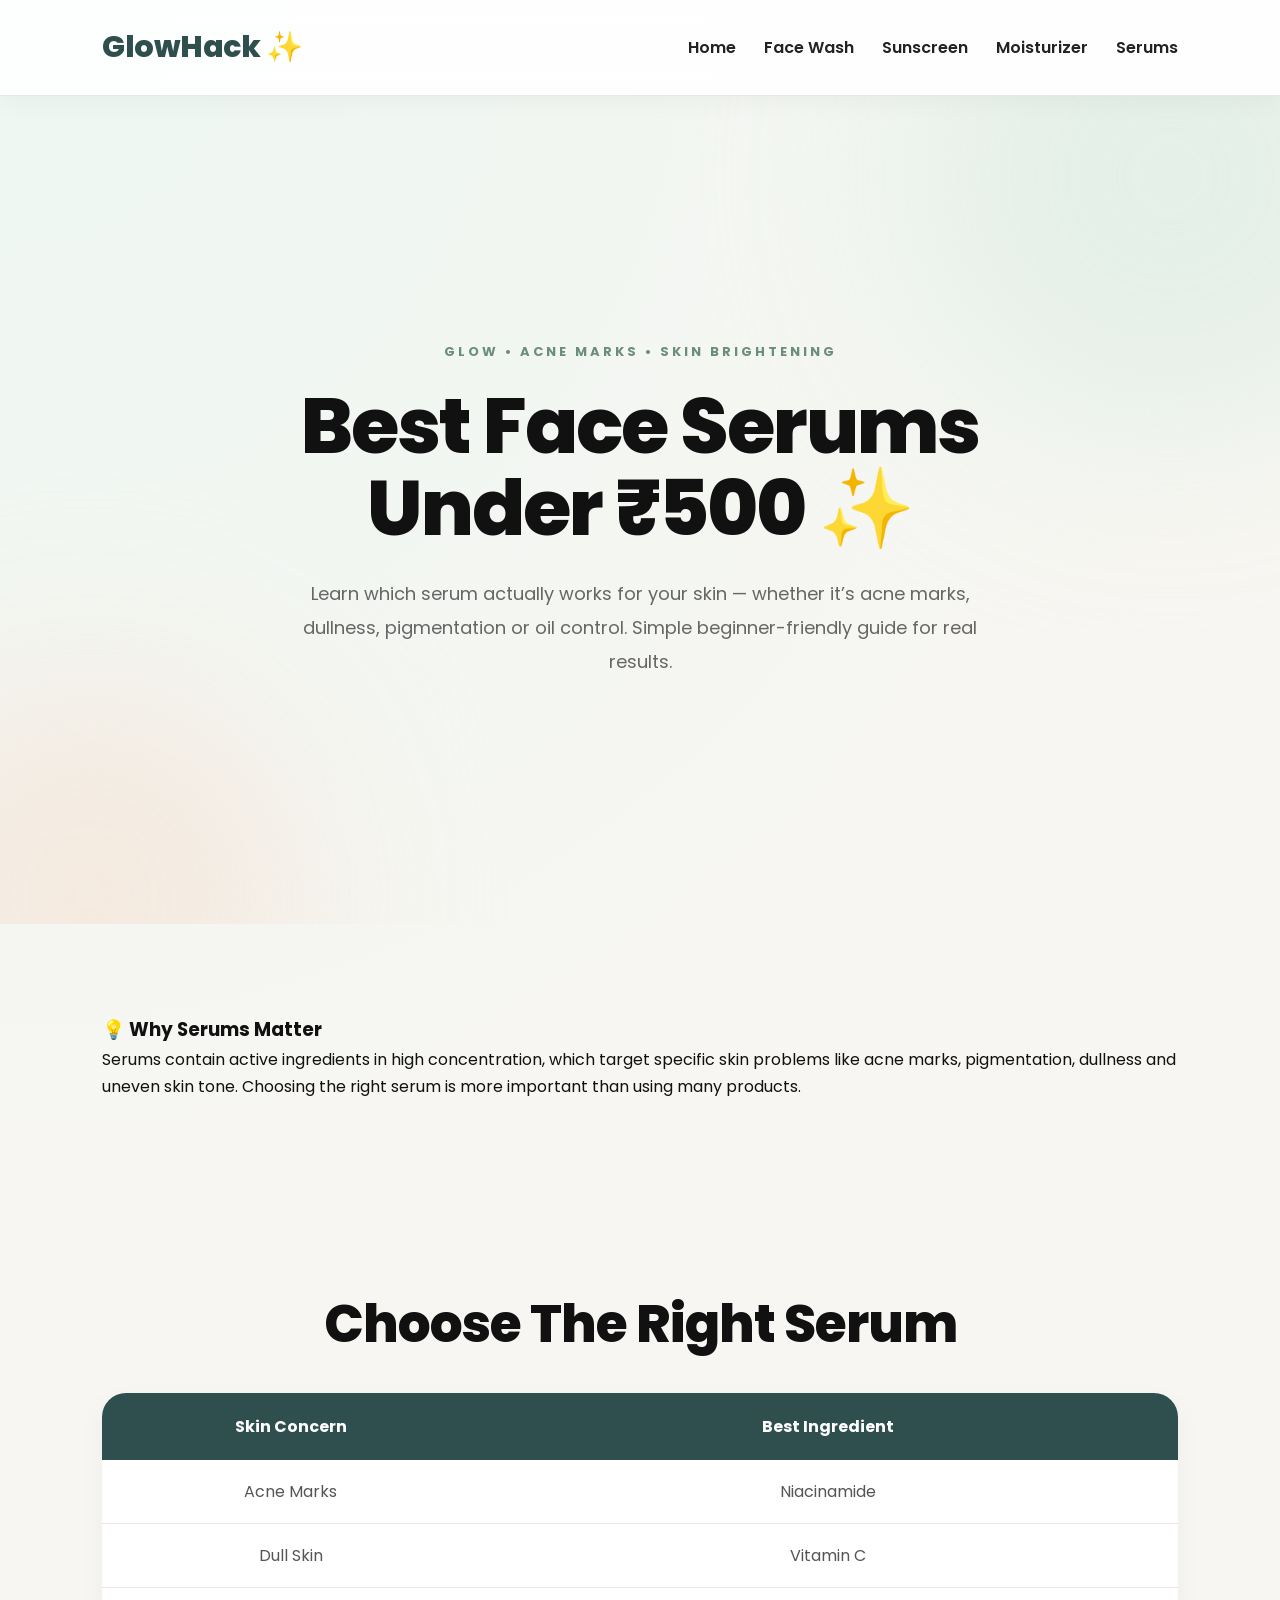
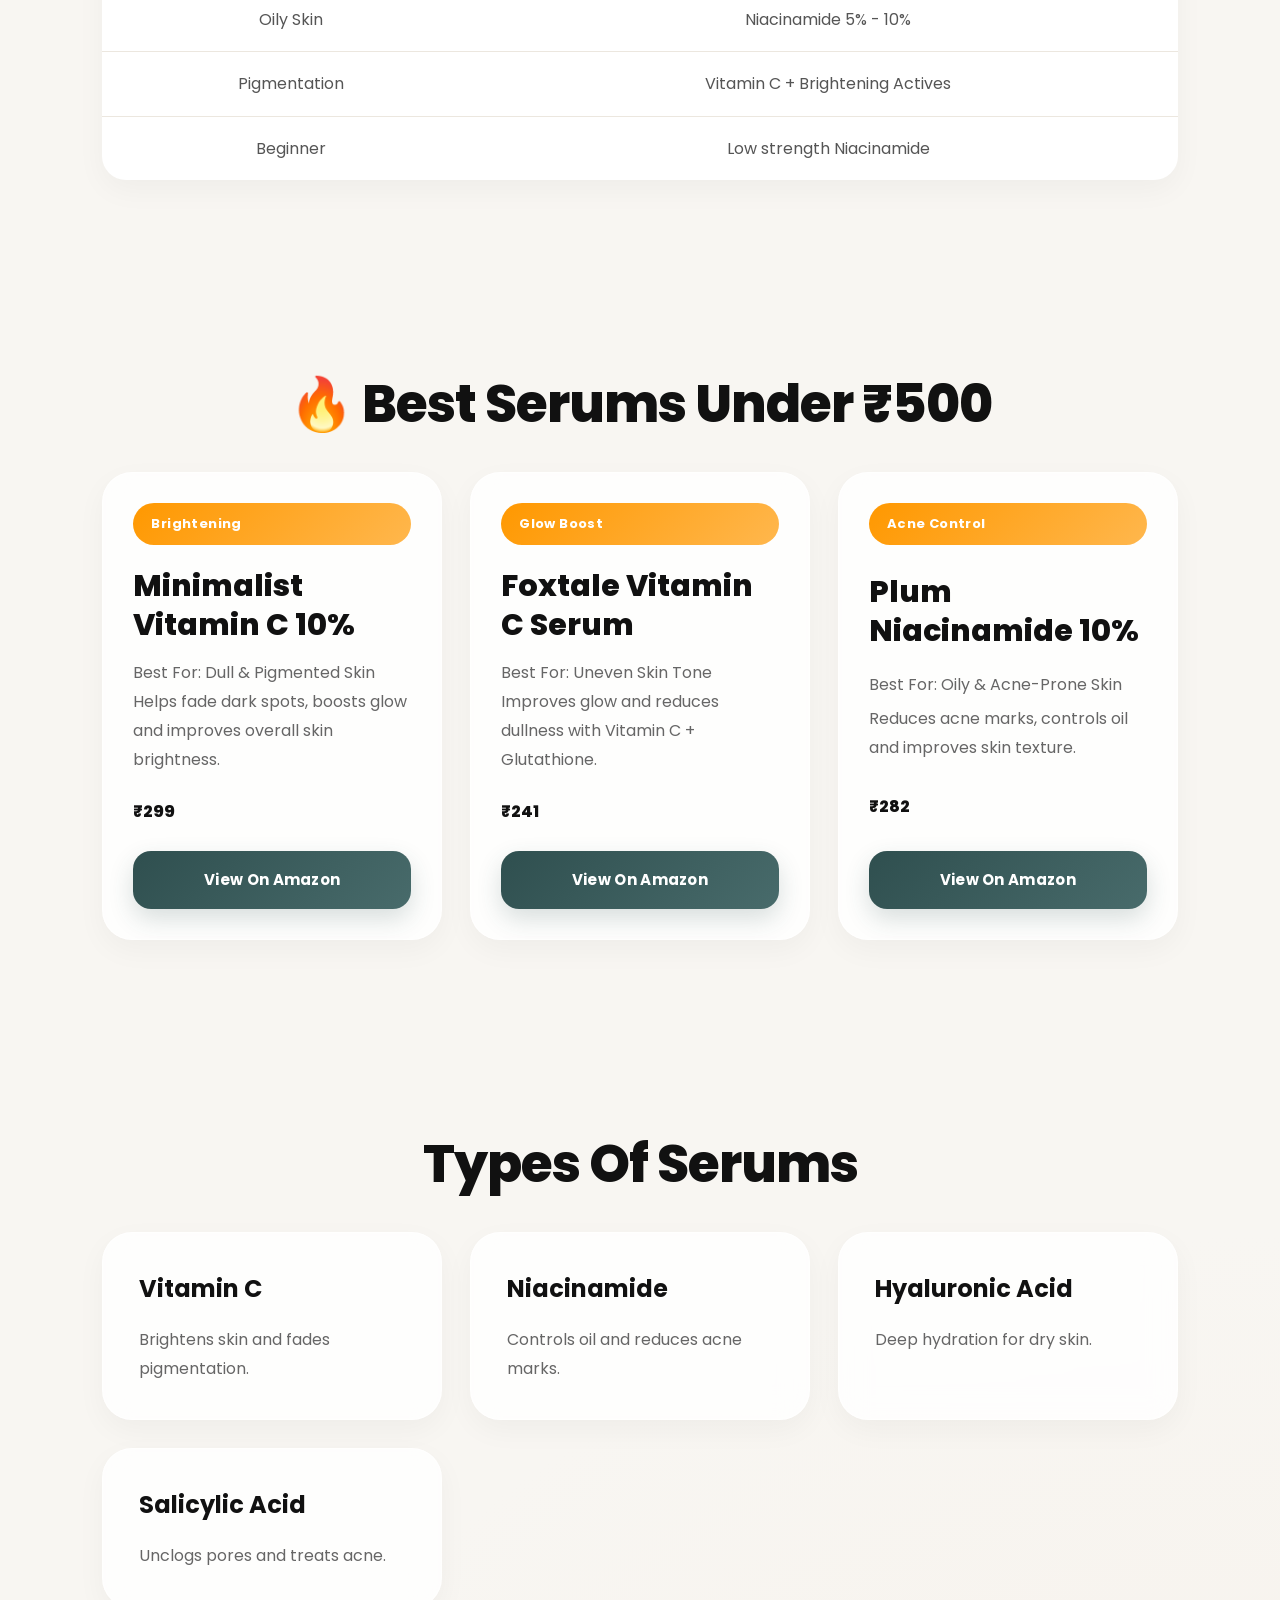
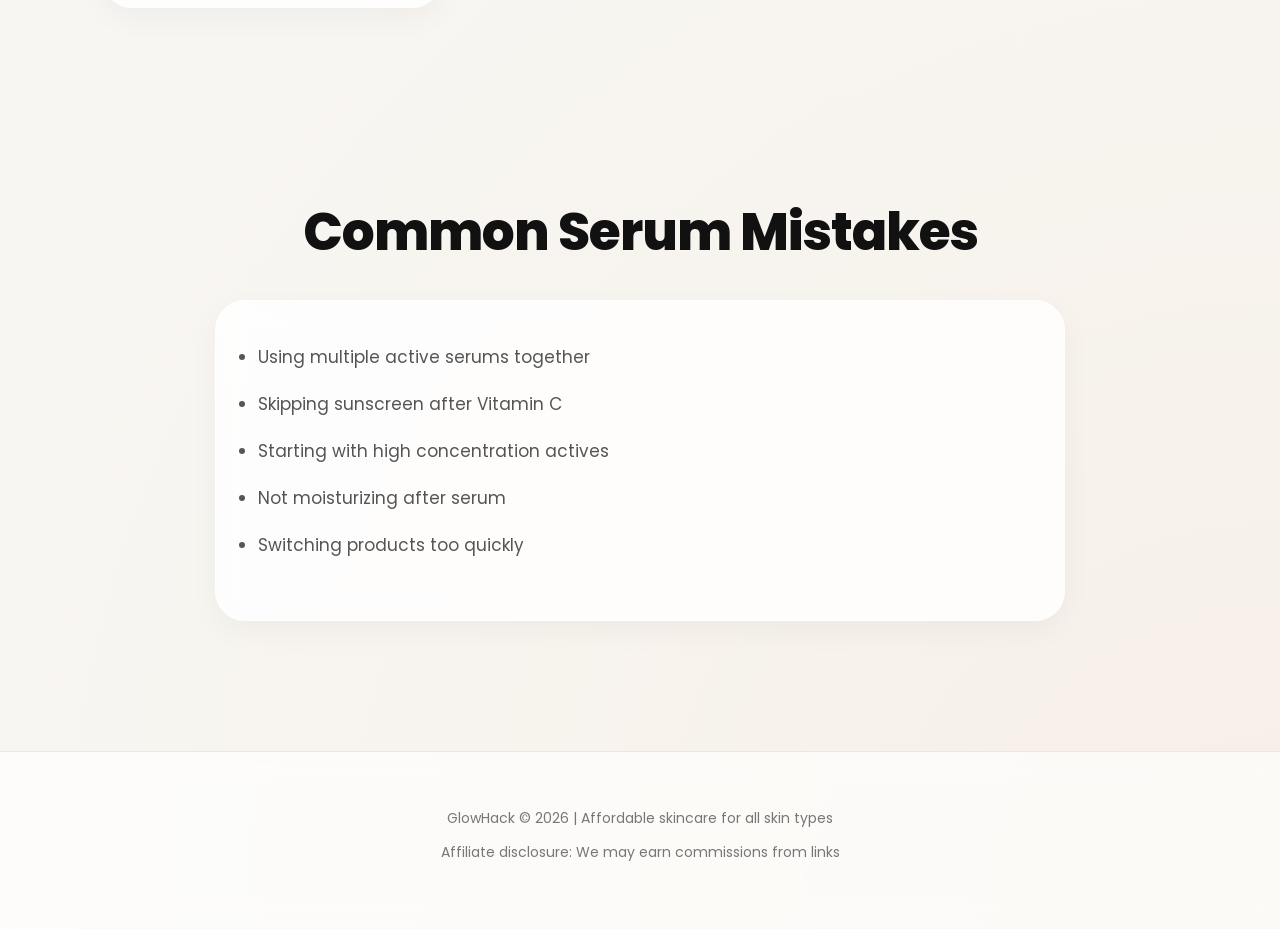
<file: serum.html>
<!DOCTYPE html>
<html lang="en">

<head>

  <meta charset="UTF-8">

  <meta name="viewport" content="width=device-width, initial-scale=1.0">

  <title>Best Serums Under ₹500 for Glowing Skin & Acne Marks | GlowHack</title>

  <meta name="description"
    content="Discover the best affordable serums under ₹500 for glowing skin, acne marks, pigmentation and oil control. Beginner-friendly skincare guide for Indian skin.">

  <link rel="stylesheet" href="style.css">

</head>

<body>

  <!-- NAVBAR -->
  <header>

    <nav class="navbar">

      <h1 class="logo">GlowHack ✨</h1>

      <div class="nav-links">

        <a href="index.html">Home</a>
        <a href="facewash.html">Face Wash</a>
        <a href="sunscreen.html">Sunscreen</a>
        <a href="moisturizer.html">Moisturizer</a>
        <a href="serum.html">Serums</a>

      </div>

    </nav>

  </header>

  <!-- HERO -->
  <section class="hero">

    <div class="hero-content">

      <p class="mini-text">
        GLOW • ACNE MARKS • SKIN BRIGHTENING
      </p>

      <h1>
        Best Face Serums <br>
        Under ₹500 ✨
      </h1>

      <p class="hero-description">

        Learn which serum actually works for your skin —
        whether it’s acne marks, dullness, pigmentation or oil control.

        Simple beginner-friendly guide for real results.

      </p>

    </div>

  </section>

  <!-- TRUST -->
  <section class="trust-section">

    <div class="trust-box">

      <h3>💡 Why Serums Matter</h3>

      <p>

        Serums contain active ingredients in high concentration,
        which target specific skin problems like acne marks,
        pigmentation, dullness and uneven skin tone.

        Choosing the right serum is more important than using many products.

      </p>

    </div>

  </section>

  <!-- GUIDE TABLE -->
  <section class="spf-guide">

    <h2>Choose The Right Serum</h2>

    <table>

      <tr>
        <th>Skin Concern</th>
        <th>Best Ingredient</th>
      </tr>

      <tr>
        <td>Acne Marks</td>
        <td>Niacinamide</td>
      </tr>

      <tr>
        <td>Dull Skin</td>
        <td>Vitamin C</td>
      </tr>

      <tr>
        <td>Oily Skin</td>
        <td>Niacinamide 5% - 10%</td>
      </tr>

      <tr>
        <td>Pigmentation</td>
        <td>Vitamin C + Brightening Actives</td>
      </tr>

      <tr>
        <td>Beginner</td>
        <td>Low strength Niacinamide</td>
      </tr>

    </table>

  </section>

  <!-- PRODUCTS -->
  <section class="featured-products">

    <h2>🔥 Best Serums Under ₹500</h2>

    <div class="product-grid">

      <!-- PRODUCT 1 -->
      <div class="product-card">

        <span class="badge">Brightening</span>

        <h3>Minimalist Vitamin C 10%</h3>

        <p class="skin-type">Best For: Dull & Pigmented Skin</p>

        <p>
          Helps fade dark spots, boosts glow and improves overall skin brightness.
        </p>

        <p class="price">₹299</p>

        <a href="https://amzn.to/4nN5Rbp"
          class="buy-btn">

          View On Amazon

        </a>

      </div>

      <!-- PRODUCT 2 -->
      <div class="product-card">

        <span class="badge">Glow Boost</span>

        <h3>Foxtale Vitamin C Serum</h3>

        <p class="skin-type">Best For: Uneven Skin Tone</p>

        <p>
          Improves glow and reduces dullness with Vitamin C + Glutathione.
        </p>

        <p class="price">₹241</p>

        <a href="https://amzn.to/4eZkExv"
          class="buy-btn">

          View On Amazon

        </a>

      </div>

      <!-- PRODUCT 3 -->
      <div class="product-card">

        <span class="badge">Acne Control</span>

        <h3>Plum Niacinamide 10%</h3>

        <p class="skin-type">Best For: Oily & Acne-Prone Skin</p>

        <p>
          Reduces acne marks, controls oil and improves skin texture.
        </p>

        <p class="price">₹282</p>

        <a href="https://amzn.to/4fCV4hS"
          class="buy-btn">

          View On Amazon

        </a>

      </div>

    </div>

  </section>

  <!-- TYPES -->
  <section class="skin-types">

    <h2>Types Of Serums</h2>

    <div class="skin-grid">

      <div class="skin-card">
        <h3>Vitamin C</h3>
        <p>Brightens skin and fades pigmentation.</p>
      </div>

      <div class="skin-card">
        <h3>Niacinamide</h3>
        <p>Controls oil and reduces acne marks.</p>
      </div>

      <div class="skin-card">
        <h3>Hyaluronic Acid</h3>
        <p>Deep hydration for dry skin.</p>
      </div>

      <div class="skin-card">
        <h3>Salicylic Acid</h3>
        <p>Unclogs pores and treats acne.</p>
      </div>

    </div>

  </section>

  <!-- MISTAKES -->
  <section class="mistakes">

    <h2>Common Serum Mistakes</h2>

    <ul>
      <li>Using multiple active serums together</li>
      <li>Skipping sunscreen after Vitamin C</li>
      <li>Starting with high concentration actives</li>
      <li>Not moisturizing after serum</li>
      <li>Switching products too quickly</li>
    </ul>

  </section>

  <!-- FOOTER -->
  <footer>

    <p>GlowHack © 2026 | Affordable skincare for all skin types</p>

    <p>Affiliate disclosure: We may earn commissions from links</p>

  </footer>

</body>

</html>
</file>
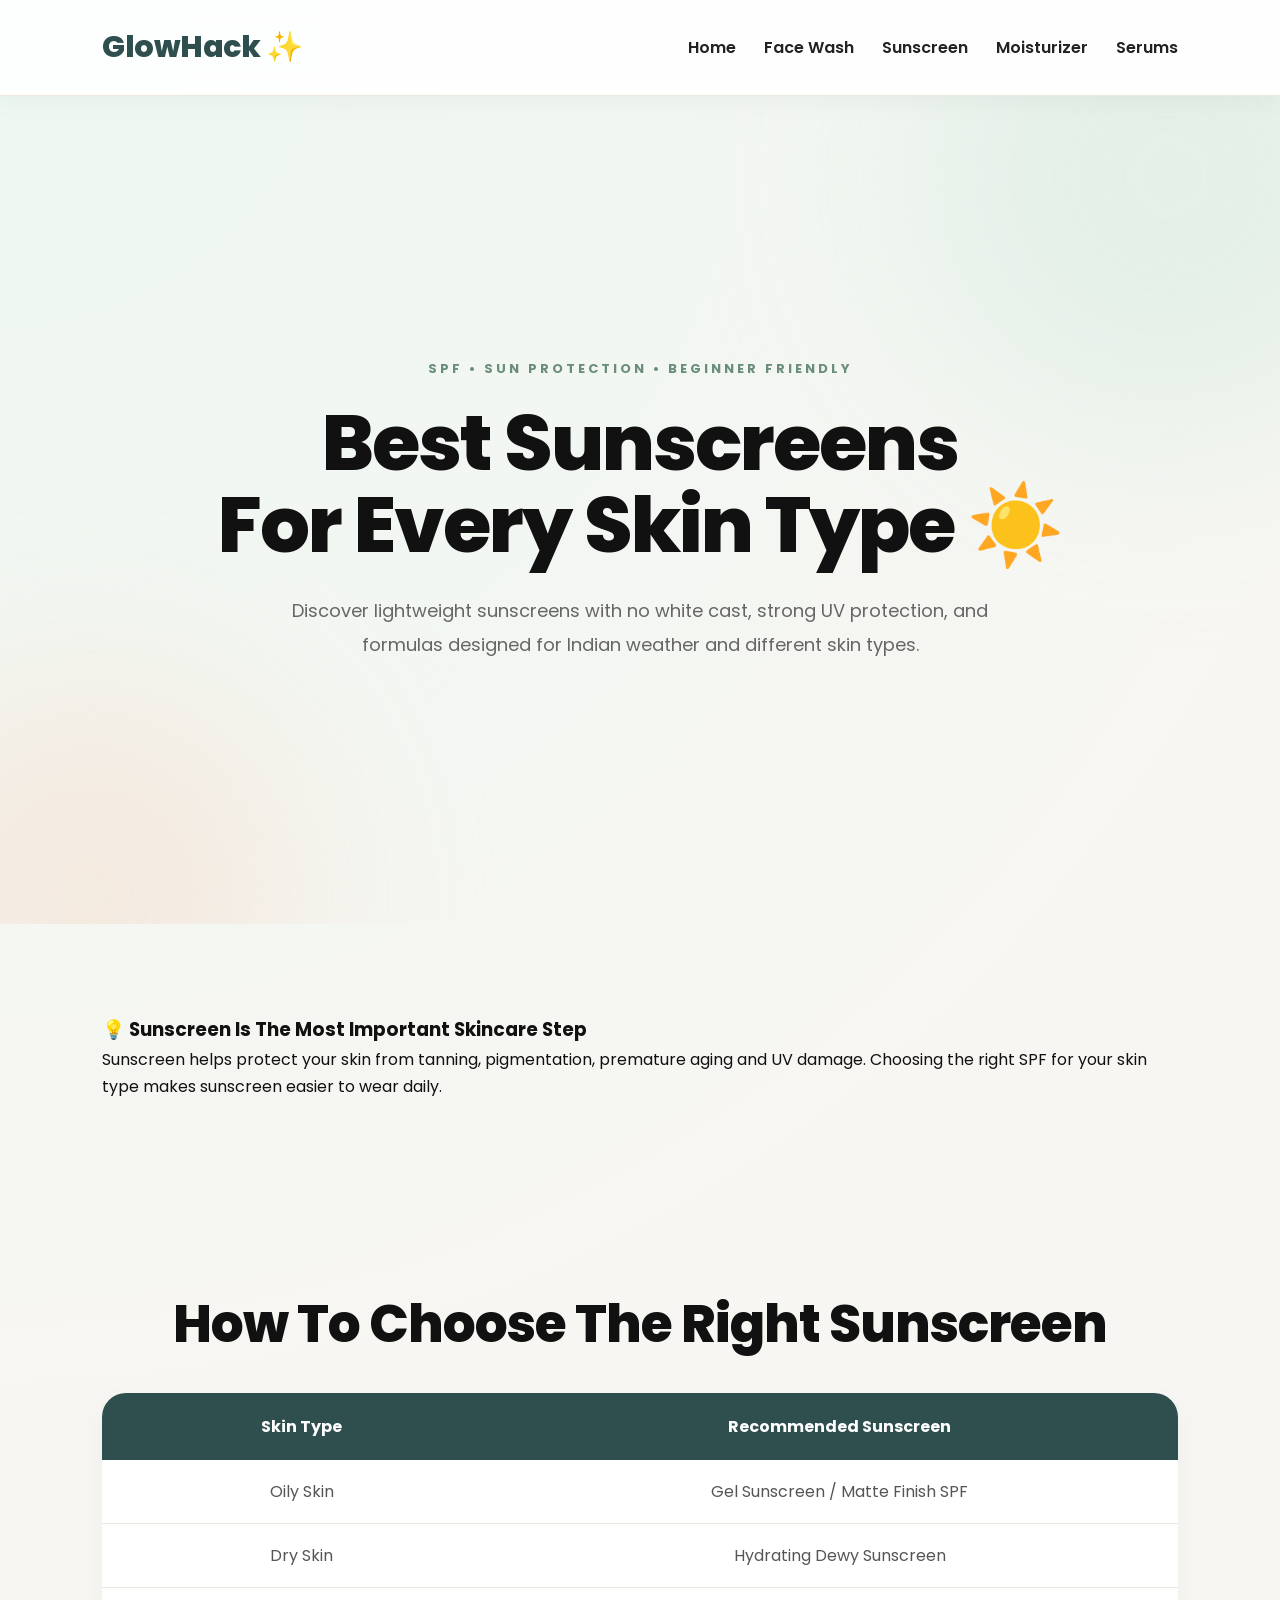
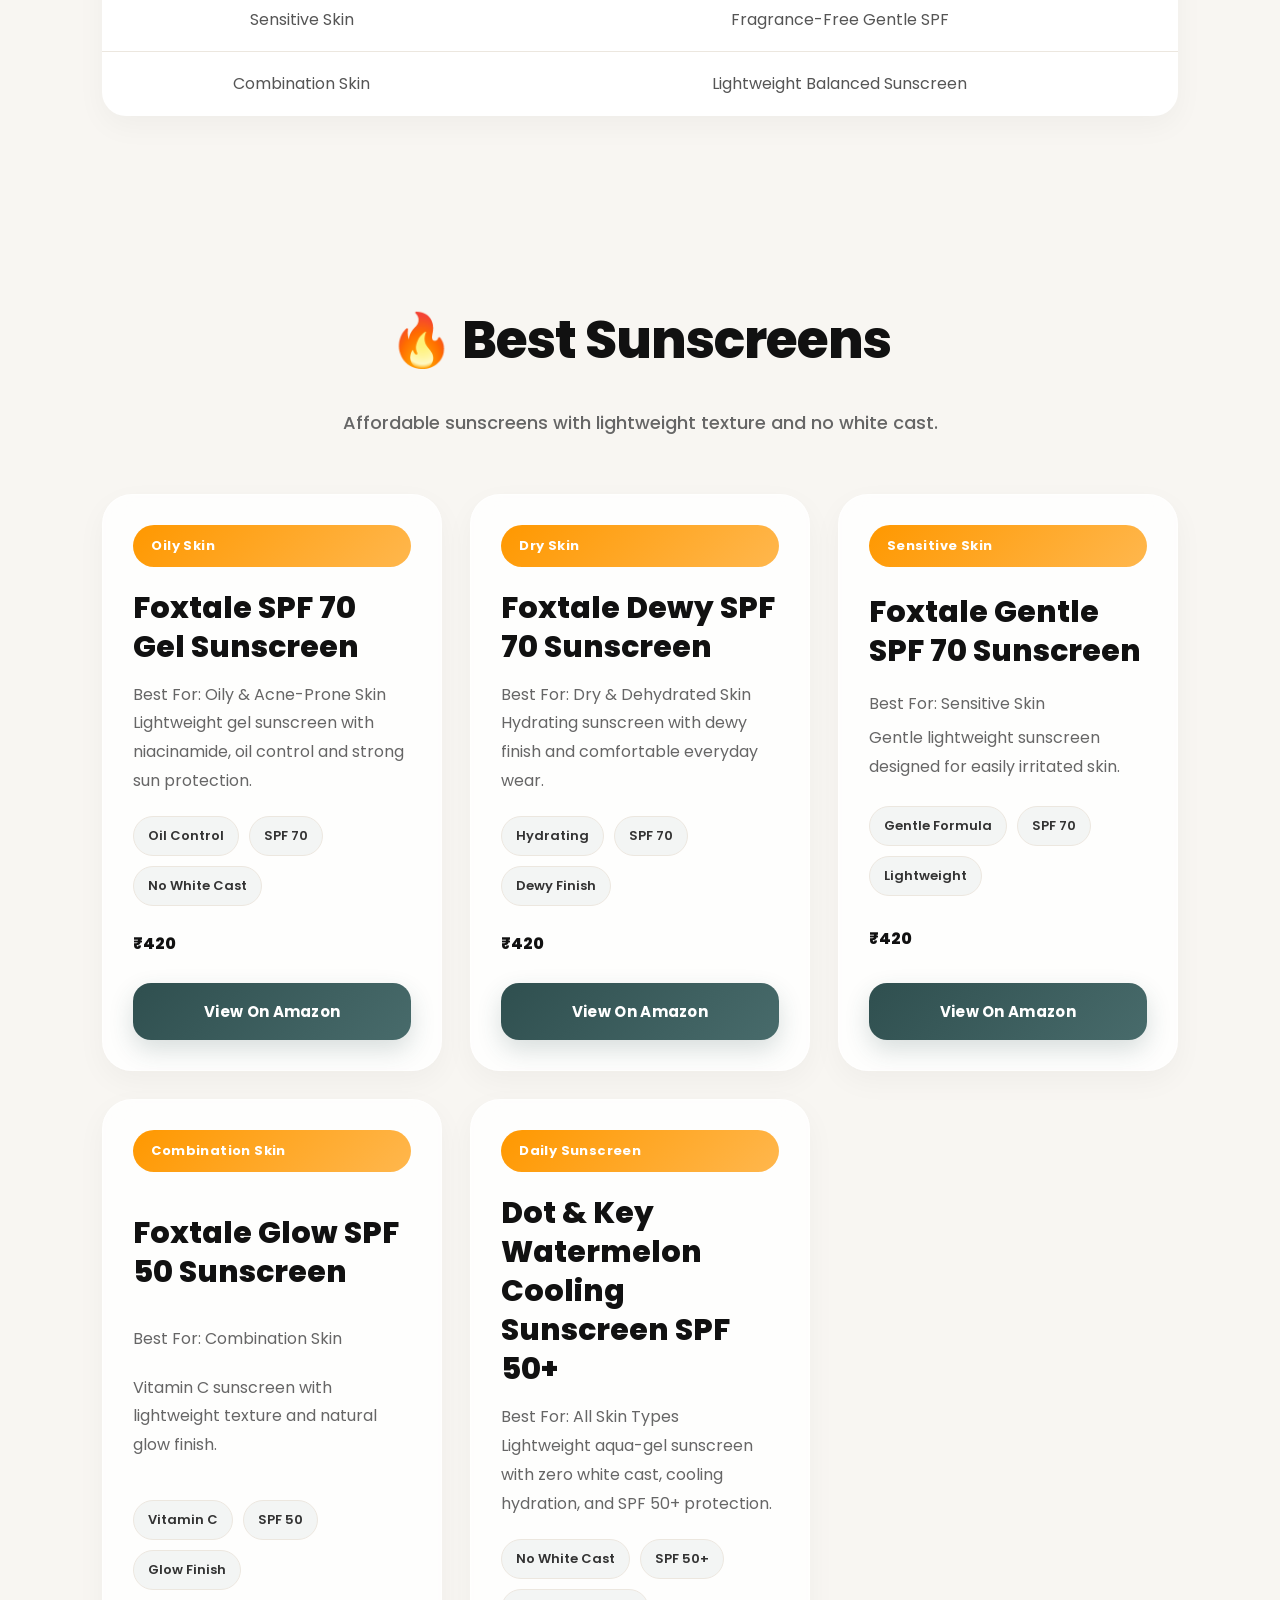
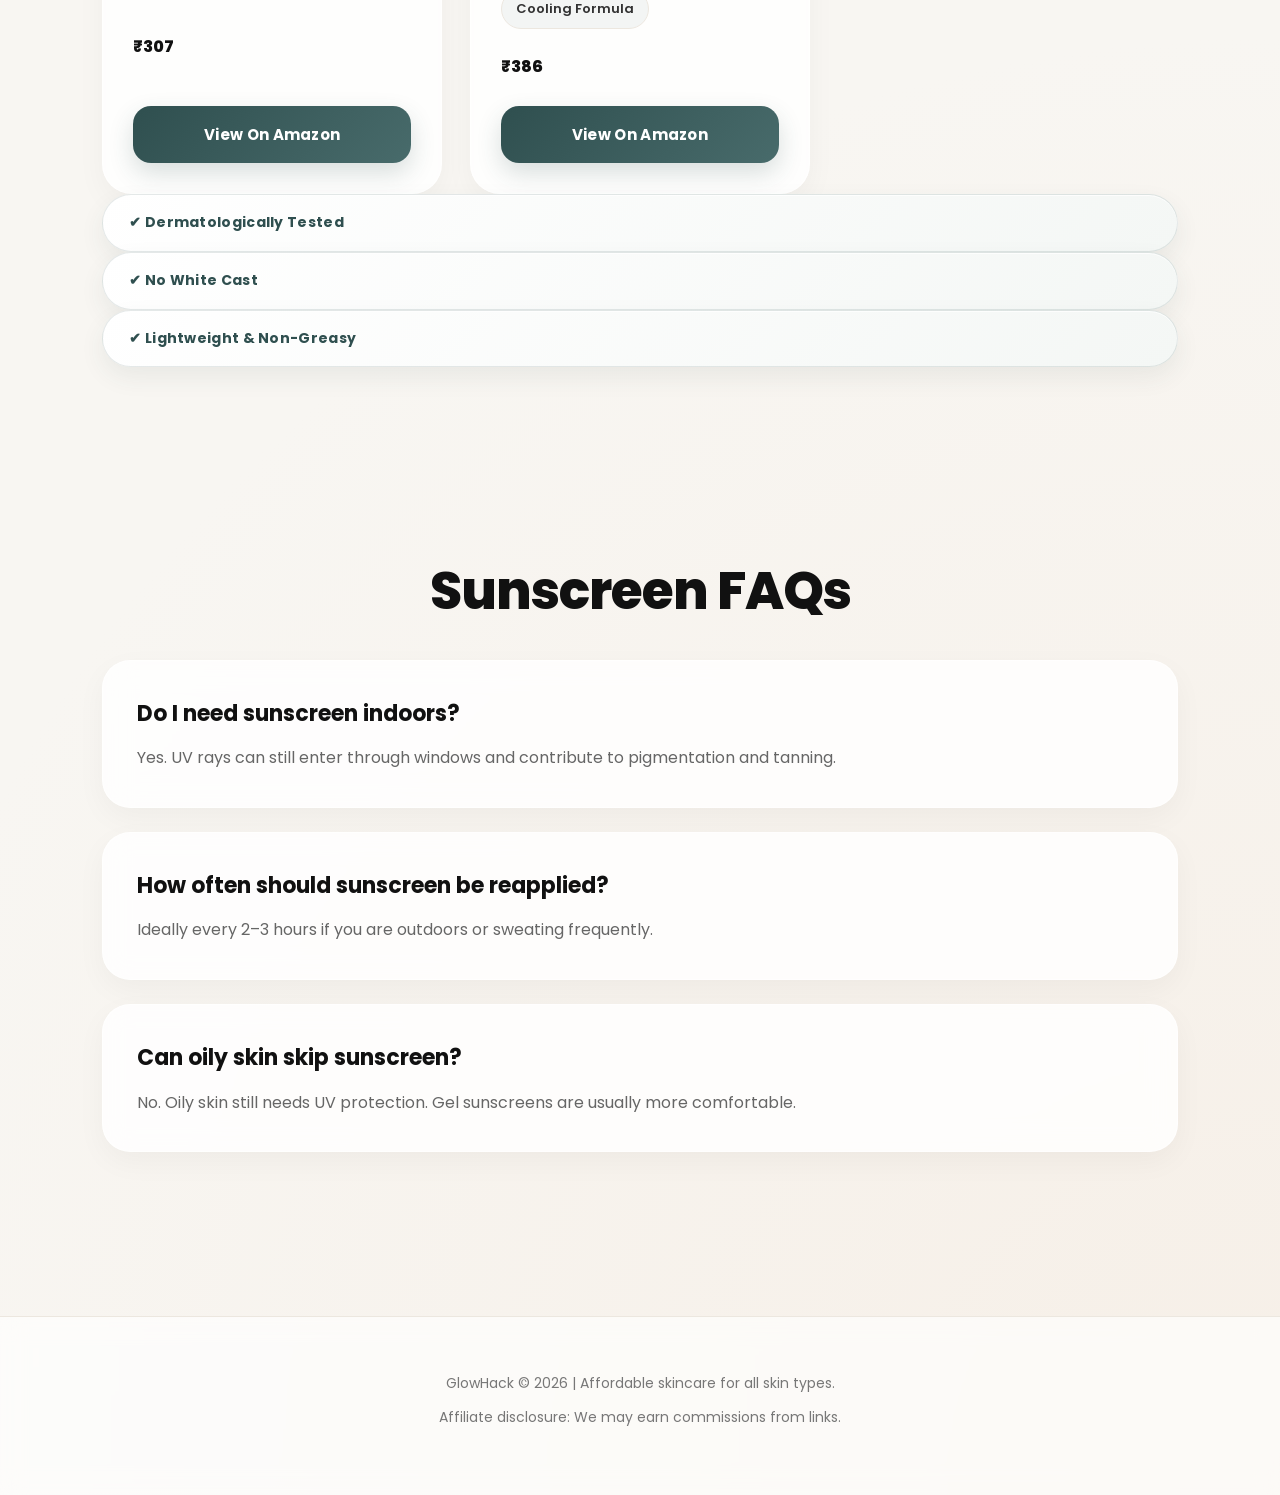
<file: sunscreen.html>
<!DOCTYPE html>
<html lang="en">

<head>

  <meta charset="UTF-8">

  <meta name="viewport" content="width=device-width, initial-scale=1.0">

  <title>Best Sunscreens for Oily, Dry & Sensitive Skin | GlowHack</title>

  <meta name="description"
    content="Discover the best affordable sunscreens for oily, dry, combination and sensitive skin. Lightweight SPF recommendations with no white cast for Indian skin.">

  <link rel="stylesheet" href="style.css">

</head>

<body>

  <!-- NAVBAR -->
  <header>

    <nav class="navbar">

      <h1 class="logo">GlowHack ✨</h1>

      <div class="nav-links">

        <a href="index.html">Home</a>

        <a href="facewash.html">Face Wash</a>

        <a href="sunscreen.html">Sunscreen</a>

        <a href="moisturizer.html">Moisturizer</a>

        <a href="serum.html">Serums</a>

      </div>

    </nav>

  </header>

  <!-- HERO -->
  <section class="hero">

    <div class="hero-content">

      <p class="mini-text">
        SPF • SUN PROTECTION • BEGINNER FRIENDLY
      </p>

      <h1>
        Best Sunscreens <br>
        For Every Skin Type ☀️
      </h1>

      <p class="hero-description">

        Discover lightweight sunscreens with no white cast,
        strong UV protection, and formulas designed for
        Indian weather and different skin types.

      </p>

    </div>

  </section>

  <!-- TRUST SECTION -->
  <section class="trust-section">

    <div class="trust-box">

      <h3>💡 Sunscreen Is The Most Important Skincare Step</h3>

      <p>

        Sunscreen helps protect your skin from tanning,
        pigmentation, premature aging and UV damage.

        Choosing the right SPF for your skin type
        makes sunscreen easier to wear daily.

      </p>

    </div>

  </section>

  <!-- SPF GUIDE -->
  <section class="spf-guide">

    <h2>How To Choose The Right Sunscreen</h2>

    <table>

      <tr>
        <th>Skin Type</th>
        <th>Recommended Sunscreen</th>
      </tr>

      <tr>
        <td>Oily Skin</td>
        <td>Gel Sunscreen / Matte Finish SPF</td>
      </tr>

      <tr>
        <td>Dry Skin</td>
        <td>Hydrating Dewy Sunscreen</td>
      </tr>

      <tr>
        <td>Sensitive Skin</td>
        <td>Fragrance-Free Gentle SPF</td>
      </tr>

      <tr>
        <td>Combination Skin</td>
        <td>Lightweight Balanced Sunscreen</td>
      </tr>

    </table>

  </section>

  <!-- PRODUCTS -->
  <section class="featured-products">

    <h2>🔥 Best Sunscreens</h2>

    <p class="section-subtitle">
      Affordable sunscreens with lightweight texture and no white cast.
    </p>

    <div class="product-grid">

      <!-- PRODUCT 1 -->
      <div class="product-card">

        <span class="badge">Oily Skin</span>

        <h3>Foxtale SPF 70 Gel Sunscreen</h3>

        <p class="skin-type">
          Best For: Oily & Acne-Prone Skin
        </p>

        <p>
          Lightweight gel sunscreen with niacinamide,
          oil control and strong sun protection.
        </p>

        <div class="product-features">
          <span>Oil Control</span>
          <span>SPF 70</span>
          <span>No White Cast</span>
        </div>

        <p class="price">₹420</p>

        <a href="https://amzn.to/4tNO1Xl"
          class="buy-btn"
          target="_blank"
          rel="nofollow noopener">

          View On Amazon

        </a>

      </div>

      <!-- PRODUCT 2 -->
      <div class="product-card">

        <span class="badge blue-badge">Dry Skin</span>

        <h3>Foxtale Dewy SPF 70 Sunscreen</h3>

        <p class="skin-type">
          Best For: Dry & Dehydrated Skin
        </p>

        <p>
          Hydrating sunscreen with dewy finish
          and comfortable everyday wear.
        </p>

        <div class="product-features">
          <span>Hydrating</span>
          <span>SPF 70</span>
          <span>Dewy Finish</span>
        </div>

        <p class="price">₹420</p>

        <a href="https://amzn.to/4uirGC8"
          class="buy-btn"
          target="_blank"
          rel="nofollow noopener">

          View On Amazon

        </a>

      </div>

      <!-- PRODUCT 3 -->
      <div class="product-card">

        <span class="badge green-badge">Sensitive Skin</span>

        <h3>Foxtale Gentle SPF 70 Sunscreen</h3>

        <p class="skin-type">
          Best For: Sensitive Skin
        </p>

        <p>
          Gentle lightweight sunscreen designed
          for easily irritated skin.
        </p>

        <div class="product-features">
          <span>Gentle Formula</span>
          <span>SPF 70</span>
          <span>Lightweight</span>
        </div>

        <p class="price">₹420</p>

        <a href="https://amzn.to/4v0j1Ef"
          class="buy-btn"
          target="_blank"
          rel="nofollow noopener">

          View On Amazon

        </a>

      </div>

      <!-- PRODUCT 4 -->
      <div class="product-card">

        <span class="badge orange-badge">Combination Skin</span>

        <h3>Foxtale Glow SPF 50 Sunscreen</h3>

        <p class="skin-type">
          Best For: Combination Skin
        </p>

        <p>
          Vitamin C sunscreen with lightweight texture
          and natural glow finish.
        </p>

        <div class="product-features">
          <span>Vitamin C</span>
          <span>SPF 50</span>
          <span>Glow Finish</span>
        </div>

        <p class="price">₹307</p>

        <a href="https://amzn.to/4dohq5v"
          class="buy-btn"
          target="_blank"
          rel="nofollow noopener">

          View On Amazon

        </a>

      </div>

      <!-- PRODUCT 5 -->
<div class="product-card">

  <span class="badge pink-badge">Daily Sunscreen</span>

  <h3>Dot & Key Watermelon Cooling Sunscreen SPF 50+</h3>

  <p class="skin-type">
    Best For: All Skin Types
  </p>

  <p>
    Lightweight aqua-gel sunscreen with zero white cast,
    cooling hydration, and SPF 50+ protection.
  </p>

  <div class="product-features">
    <span>No White Cast</span>
    <span>SPF 50+</span>
    <span>Cooling Formula</span>
  </div>

  <p class="price">₹386</p>

  <a href="https://amzn.to/4nNaIcw"
    class="buy-btn"
    target="_blank"
    rel="nofollow noopener">

    View On Amazon

  </a>

</div>
      

    </div>

    <!-- TRUST BADGES -->
    <div class="trust-badges">

      <div class="trust-item">
        ✔ Dermatologically Tested
      </div>

      <div class="trust-item">
        ✔ No White Cast
      </div>

      <div class="trust-item">
        ✔ Lightweight & Non-Greasy
      </div>

    </div>

  </section>

  <!-- FAQ -->
  <section class="faq">

    <h2>Sunscreen FAQs</h2>

    <div class="faq-box">

      <h3>Do I need sunscreen indoors?</h3>

      <p>
        Yes. UV rays can still enter through windows
        and contribute to pigmentation and tanning.
      </p>

    </div>

    <div class="faq-box">

      <h3>How often should sunscreen be reapplied?</h3>

      <p>
        Ideally every 2–3 hours if you are outdoors
        or sweating frequently.
      </p>

    </div>

    <div class="faq-box">

      <h3>Can oily skin skip sunscreen?</h3>

      <p>
        No. Oily skin still needs UV protection.
        Gel sunscreens are usually more comfortable.
      </p>

    </div>

  </section>

  <!-- FOOTER -->
  <footer>

    <p>
      GlowHack © 2026 | Affordable skincare for all skin types.
    </p>

    <p>
      Affiliate disclosure: We may earn commissions from links.
    </p>

  </footer>

</body>

</html>
</file>
<file: style.css>
@import url('https://fonts.googleapis.com/css2?family=Poppins:wght@400;500;600;700;800&display=swap');

/* =========================
   RESET
========================= */

*{
  margin:0;
  padding:0;
  box-sizing:border-box;
}

html{
  scroll-behavior:smooth;
}

body{
  font-family:'Poppins',sans-serif;

  background:
  radial-gradient(circle at top left,#edf7f2 0%,transparent 30%),
  radial-gradient(circle at bottom right,#f6efe7 0%,transparent 30%),
  #f8f6f2;

  color:#111;
  overflow-x:hidden;
  line-height:1.7;
}

/* =========================
   GENERAL
========================= */

section{
  padding:90px 8%;
  animation:fadeUp 0.8s ease;
}

@keyframes fadeUp{
  from{
    opacity:0;
    transform:translateY(30px);
  }

  to{
    opacity:1;
    transform:translateY(0);
  }
}

/* =========================
   NAVBAR
========================= */

.navbar{
  width:100%;
  display:flex;
  justify-content:space-between;
  align-items:center;

  padding:22px 8%;

  background:rgba(255,255,255,0.88);

  backdrop-filter:blur(14px);

  position:sticky;
  top:0;
  z-index:1000;

  border-bottom:1px solid #ece7df;

  box-shadow:0 6px 25px rgba(0,0,0,0.04);
}

.logo{
  font-size:30px;
  font-weight:800;
  color:#2f4f4f;
  letter-spacing:-0.5px;
}

.nav-links{
  display:flex;
  gap:28px;
}

.nav-links a{
  text-decoration:none;
  color:#222;
  font-weight:600;
  transition:0.3s ease;
  position:relative;
}

.nav-links a::after{
  content:'';
  position:absolute;
  left:0;
  bottom:-6px;

  width:0%;
  height:2px;

  background:#486b6b;
  transition:0.3s ease;
}

.nav-links a:hover::after{
  width:100%;
}

.nav-links a:hover{
  color:#486b6b;
}

/* =========================
   HERO
========================= */

.hero{
  min-height:92vh;

  display:flex;
  justify-content:center;
  align-items:center;

  text-align:center;

  padding:100px 8%;

  position:relative;
  overflow:hidden;
}

.hero::before{
  content:'';

  position:absolute;

  width:520px;
  height:520px;

  background:#dfeee5;

  border-radius:50%;

  top:-180px;
  right:-150px;

  filter:blur(100px);

  opacity:0.8;
}

.hero::after{
  content:'';

  position:absolute;

  width:420px;
  height:420px;

  background:#f4e6da;

  border-radius:50%;

  bottom:-180px;
  left:-120px;

  filter:blur(100px);

  opacity:0.8;
}

.hero-content{
  max-width:950px;
  position:relative;
  z-index:2;
}

.mini-text{
  letter-spacing:3px;
  color:#6b8e7a;
  font-size:13px;
  font-weight:700;
  margin-bottom:22px;
}

.hero h1{
  font-size:78px;
  line-height:1.05;
  margin-bottom:28px;
  color:#111;
  font-weight:800;
  letter-spacing:-2px;
}

.hero-description{
  font-size:18px;
  color:#666;
  line-height:1.9;
  max-width:720px;
  margin:auto;
}

/* =========================
   HERO BUTTONS
========================= */

.hero-buttons{
  display:flex;
  justify-content:center;
  gap:18px;
  margin-top:42px;
  flex-wrap:wrap;
}

.hero-btn{
  padding:17px 36px;
  border-radius:50px;

  text-decoration:none;

  background:linear-gradient(135deg,#2f4f4f,#486b6b);

  color:white;

  font-weight:700;

  transition:0.35s ease;

  box-shadow:
  0 10px 25px rgba(47,79,79,0.18);
}

.hero-btn:hover{
  transform:translateY(-3px) scale(1.02);

  box-shadow:
  0 18px 35px rgba(47,79,79,0.24);
}

.secondary-btn{
  padding:17px 36px;

  border-radius:50px;

  text-decoration:none;

  border:1px solid #d7d7d7;

  color:#111;

  font-weight:700;

  transition:0.35s ease;

  background:rgba(255,255,255,0.7);

  backdrop-filter:blur(10px);
}

.secondary-btn:hover{
  background:#111;
  color:white;
}

/* =========================
   HEADINGS
========================= */

.skin-types h2,
.spf-guide h2,
.routine-table h2,
.mistakes h2,
.categories h2,
.featured-products h2,
.best-picks h2,
.faq h2{
  text-align:center;

  font-size:52px;

  margin-bottom:24px;

  color:#111;

  font-weight:800;

  letter-spacing:-1px;
}

.section-subtitle{
  text-align:center;
  color:#666;
  margin-bottom:55px;
  font-size:18px;
  font-weight:500;
}

/* =========================
   TRUST SECTION
========================= */

.trust-item{
  background: linear-gradient(135deg,#ffffff,#f4f7f5);
  border: 1px solid rgba(47,79,79,0.12);
  padding: 16px 26px;
  border-radius: 60px;
  font-weight: 700;
  font-size: 14px;
  color: #2f4f4f;
  box-shadow:
    0 10px 25px rgba(47,79,79,0.08),
    inset 0 1px 0 rgba(255,255,255,0.8);
  transition: 0.3s ease;
  letter-spacing: 0.3px;
  backdrop-filter: blur(10px);
}

.trust-item:hover{
  transform: translateY(-4px);
  box-shadow:
    0 16px 35px rgba(47,79,79,0.12);
}
/* =========================
   SKIN GRID
========================= */

.skin-grid{
  display:grid;
  grid-template-columns:repeat(auto-fit,minmax(250px,1fr));
  gap:28px;
}

.skin-card{
  background:rgba(255,255,255,0.82);

  backdrop-filter:blur(14px);

  border:1px solid rgba(255,255,255,0.6);

  border-radius:30px;

  padding:36px;

  transition:0.35s ease;

  box-shadow:
  0 10px 30px rgba(0,0,0,0.04);
}

.skin-card:hover{
  transform:translateY(-10px);

  box-shadow:
  0 20px 50px rgba(0,0,0,0.08);
}

.skin-card h3{
  font-size:24px;
  margin-bottom:16px;
}

.skin-card p{
  color:#666;
  line-height:1.8;
}

/* =========================
   PRODUCT GRID
========================= */

.product-grid{
  display:grid;
  grid-template-columns:repeat(auto-fit,minmax(280px,1fr));
  gap:28px;
  align-items:stretch;
}

/* =========================
   PRODUCT CARD
========================= */

.product-card{
  background:rgba(255,255,255,0.82);

  backdrop-filter:blur(14px);

  padding:30px;

  border-radius:30px;

  display:flex;
  flex-direction:column;
  justify-content:space-between;

  height:100%;

  border:1px solid rgba(255,255,255,0.6);

  box-shadow:
  0 10px 30px rgba(0,0,0,0.04);

  transition:0.35s ease;
}

.product-card:hover{
  transform:translateY(-10px);

  box-shadow:
  0 20px 50px rgba(0,0,0,0.08);
}

.product-card h3{
  font-size:30px;
  line-height:1.3;
  margin-bottom:14px;
  color:#111;
  font-weight:800;
}

.product-card p{
  color:#666;
  line-height:1.8;
  font-size:16px;
}

/* =========================
   BADGES
========================= */

.badge{
  display:inline-block;

  padding:10px 18px;

  border-radius:50px;

  font-size:13px;
  font-weight:700;

  margin-bottom:22px;

  color:white;

  background:linear-gradient(135deg,#ff9800,#ffb74d);

  letter-spacing:0.4px;
}

/* =========================
   FEATURES
========================= */

.product-features{
  display:flex;
  gap:10px;
  flex-wrap:wrap;
  margin-top:20px;
}

.product-features span{
  background:#f3f5f4;

  border:1px solid #ece7df;

  padding:8px 14px;

  border-radius:40px;

  font-size:13px;
  font-weight:600;
  color:#333;
}

/* =========================
   PRICE
========================= */

.price{
  font-size:38px;
  font-weight:800;
  color:#111 !important;
  margin-top:24px;
}

/* =========================
   BUTTON
========================= */

.buy-btn{
  display:inline-block;
  width:100%;

  margin-top:24px;

  padding:16px 24px;

  border-radius:18px;

  background:linear-gradient(135deg,#2f4f4f,#486b6b);

  color:white;

  text-decoration:none;

  font-weight:700;

  text-align:center;

  transition:0.35s ease;

  font-size:15px;

  letter-spacing:0.3px;

  box-shadow:
  0 10px 25px rgba(47,79,79,0.18);
}

.buy-btn:hover{
  transform:translateY(-3px) scale(1.02);

  box-shadow:
  0 18px 35px rgba(47,79,79,0.24);
}

/* =========================
   CATEGORIES
========================= */

.categories-grid{
  display:grid;
  grid-template-columns:repeat(auto-fit,minmax(280px,1fr));
  gap:28px;
}

.category-card{
  position:relative;
  overflow:hidden;

  background:rgba(255,255,255,0.82);

  backdrop-filter:blur(14px);

  border:1px solid rgba(255,255,255,0.6);

  border-radius:30px;

  padding:34px;

  text-align:center;

  transition:0.35s ease;

  box-shadow:
  0 10px 30px rgba(0,0,0,0.04);
}

.category-card::before{
  content:'';

  position:absolute;

  width:180px;
  height:180px;

  background:#edf7f2;

  border-radius:50%;

  top:-80px;
  right:-80px;

  opacity:0.7;
}

.category-card:hover{
  transform:translateY(-10px);

  box-shadow:
  0 20px 50px rgba(0,0,0,0.08);
}

.category-card h3{
  position:relative;
  z-index:2;

  font-size:26px;
  margin-bottom:12px;
  color:#111;
  font-weight:700;
}

.category-card h3 a{
  color:#111;
  text-decoration:none;
  transition:0.3s ease;
}

.category-card h3 a:hover{
  color:#2f4f4f;
}

.category-card p{
  position:relative;
  z-index:2;

  color:#666;
  font-size:15px;
  line-height:1.7;
}

/* =========================
   MISTAKES
========================= */

.mistakes ul{
  max-width:850px;

  margin:auto;

  background:rgba(255,255,255,0.82);

  backdrop-filter:blur(14px);

  padding:42px;

  border-radius:30px;

  border:1px solid rgba(255,255,255,0.6);

  box-shadow:
  0 10px 30px rgba(0,0,0,0.04);
}

.mistakes li{
  margin-bottom:18px;
  color:#555;
  font-size:17px;
}

/* =========================
   FAQ
========================= */

.faq{
  padding-bottom:100px;
}

.faq-box{
  background:rgba(255,255,255,0.82);

  backdrop-filter:blur(14px);

  border:1px solid rgba(255,255,255,0.6);

  padding:34px;

  border-radius:28px;

  margin-bottom:24px;

  box-shadow:
  0 10px 30px rgba(0,0,0,0.04);
}

.faq-box h3{
  margin-bottom:12px;
  font-size:22px;
}

.faq-box p{
  color:#666;
  line-height:1.8;
}

/* =========================
   FOOTER
========================= */

footer{
  padding:55px 8%;

  text-align:center;

  color:#777;

  font-size:14px;

  border-top:1px solid #ece7df;

  margin-top:40px;

  background:rgba(255,255,255,0.65);

  backdrop-filter:blur(12px);
}

footer p{
  margin-bottom:10px;
}

/* =========================
   TABLES
========================= */

table{
  width:100%;

  border-collapse:collapse;

  background:white;

  border-radius:24px;

  overflow:hidden;

  box-shadow:
  0 10px 30px rgba(0,0,0,0.04);
}

th{
  background:#2f4f4f;

  color:white;

  padding:20px;

  font-size:16px;
  font-weight:700;
}

td{
  padding:18px;

  border-bottom:1px solid #ece7df;

  text-align:center;

  color:#555;
}

tr:last-child td{
  border-bottom:none;
}

/* =========================
   MOBILE
========================= */

@media(max-width:768px){

  section{
    padding:75px 6%;
  }

  .navbar{
    flex-direction:column;
    gap:18px;
    padding:20px 6%;
  }

  .nav-links{
    flex-wrap:wrap;
    justify-content:center;
    gap:16px;
  }

  .hero{
    padding-top:100px;
    min-height:auto;
  }

  .hero h1{
    font-size:46px;
    line-height:1.15;
    letter-spacing:-1px;
  }

  .hero-description{
    font-size:16px;
  }

  .hero-buttons{
    flex-direction:column;
    align-items:center;
  }

  .skin-types h2,
  .spf-guide h2,
  .routine-table h2,
  .mistakes h2,
  .categories h2,
  .featured-products h2,
  .best-picks h2,
  .faq h2{
    font-size:34px;
    line-height:1.2;
  }

  .section-subtitle{
    font-size:15px;
    padding:0 10px;
    margin-bottom:34px;
  }

  .trust-box{
    padding:28px;
  }

  .product-grid,
  .categories-grid,
  .skin-grid{
    grid-template-columns:1fr;
  }

  .product-card,
  .category-card,
  .skin-card{
    padding:26px;
    border-radius:26px;
  }

  .product-card h3,
  .category-card h3{
    font-size:24px;
    line-height:1.3;
  }

  .product-card p,
  .category-card p{
    font-size:15px;
    line-height:1.7;
  }

  .price{
    font-size:32px;
  }

  .buy-btn{
    width:100%;
    padding:15px;
    font-size:14px;
  }

  table{
    display:block;
    overflow-x:auto;
  }

}
</file>
